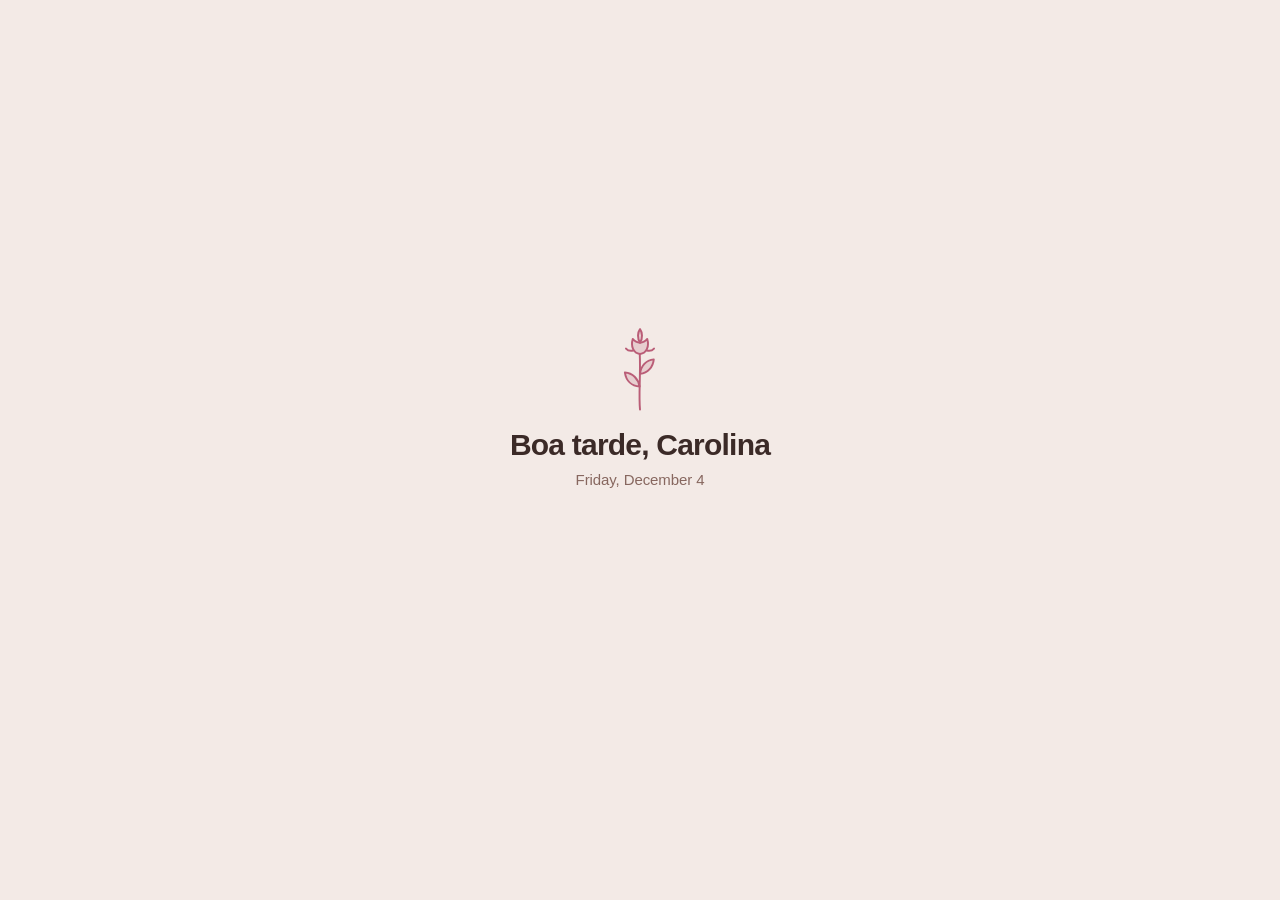
<file: index.html>
<!DOCTYPE html>
<html lang="en">
<head>
<meta charset="utf-8">
<meta name="viewport" content="width=device-width, initial-scale=1, maximum-scale=1, viewport-fit=cover, user-scalable=no">
<title>Forte</title>
<meta name="description" content="Carolina's gym companion — the Forte program">
<meta name="theme-color" media="(prefers-color-scheme: light)" content="#F3EAE6">
<meta name="theme-color" media="(prefers-color-scheme: dark)" content="#1D1517">
<meta name="apple-mobile-web-app-capable" content="yes">
<meta name="mobile-web-app-capable" content="yes">
<meta name="apple-mobile-web-app-status-bar-style" content="black-translucent">
<meta name="apple-mobile-web-app-title" content="Forte">
<link rel="manifest" href="manifest.webmanifest">
<link rel="apple-touch-icon" href="icons/icon-180.png">
<link rel="icon" type="image/png" href="icons/icon-192.png">
<link rel="stylesheet" href="styles.css">
<script>
  // Set the pinned theme before first paint so there's no flash.
  try {
    var s = JSON.parse(localStorage.getItem('forte-state-v1'));
    var t = s && s.settings && s.settings.theme;
    if (t === 'light' || t === 'dark') document.documentElement.setAttribute('data-theme', t);
  } catch (e) {}
</script>
</head>
<body>
  <main id="app"></main>

  <script src="seed.js"></script>
  <script src="app.js"></script>
  <script>
    if ('serviceWorker' in navigator) {
      window.addEventListener('load', () =>
        navigator.serviceWorker.register('sw.js', { updateViaCache: 'none' }));
    }
  </script>
</body>
</html>
</file>
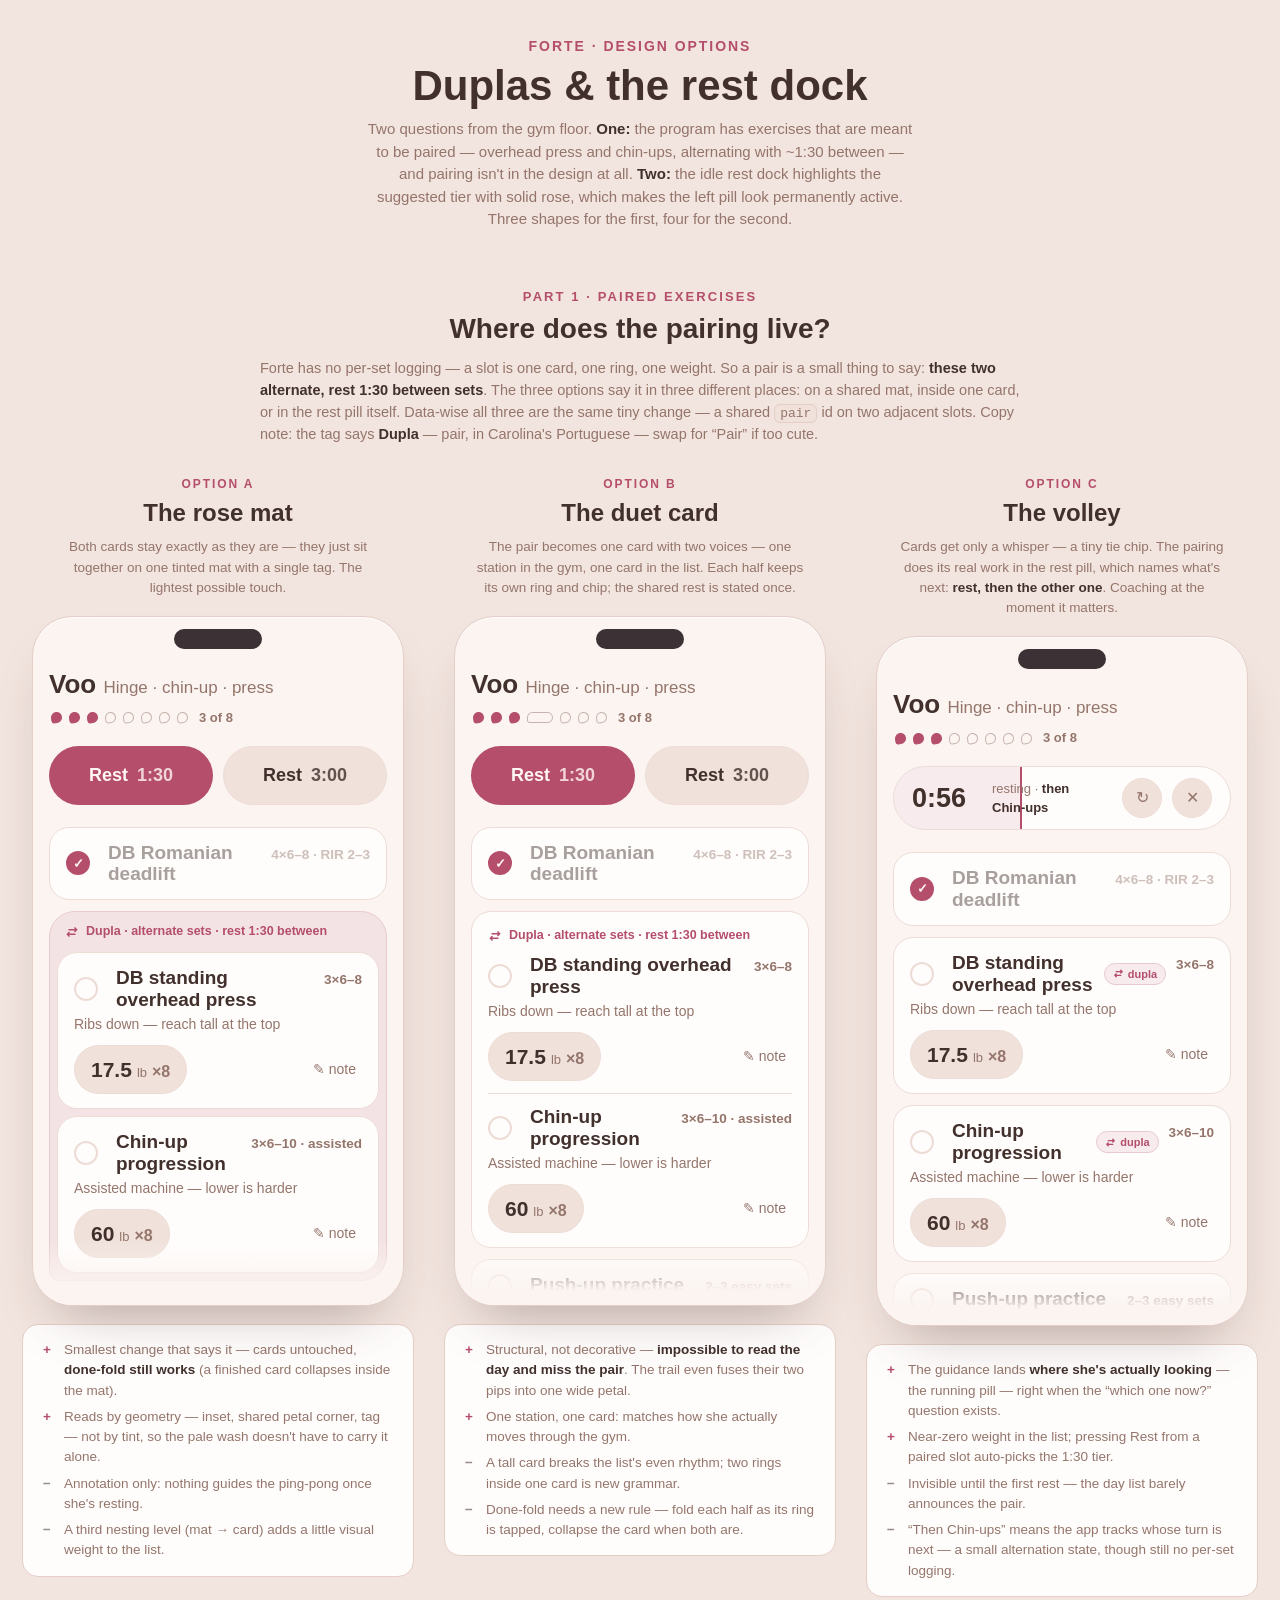
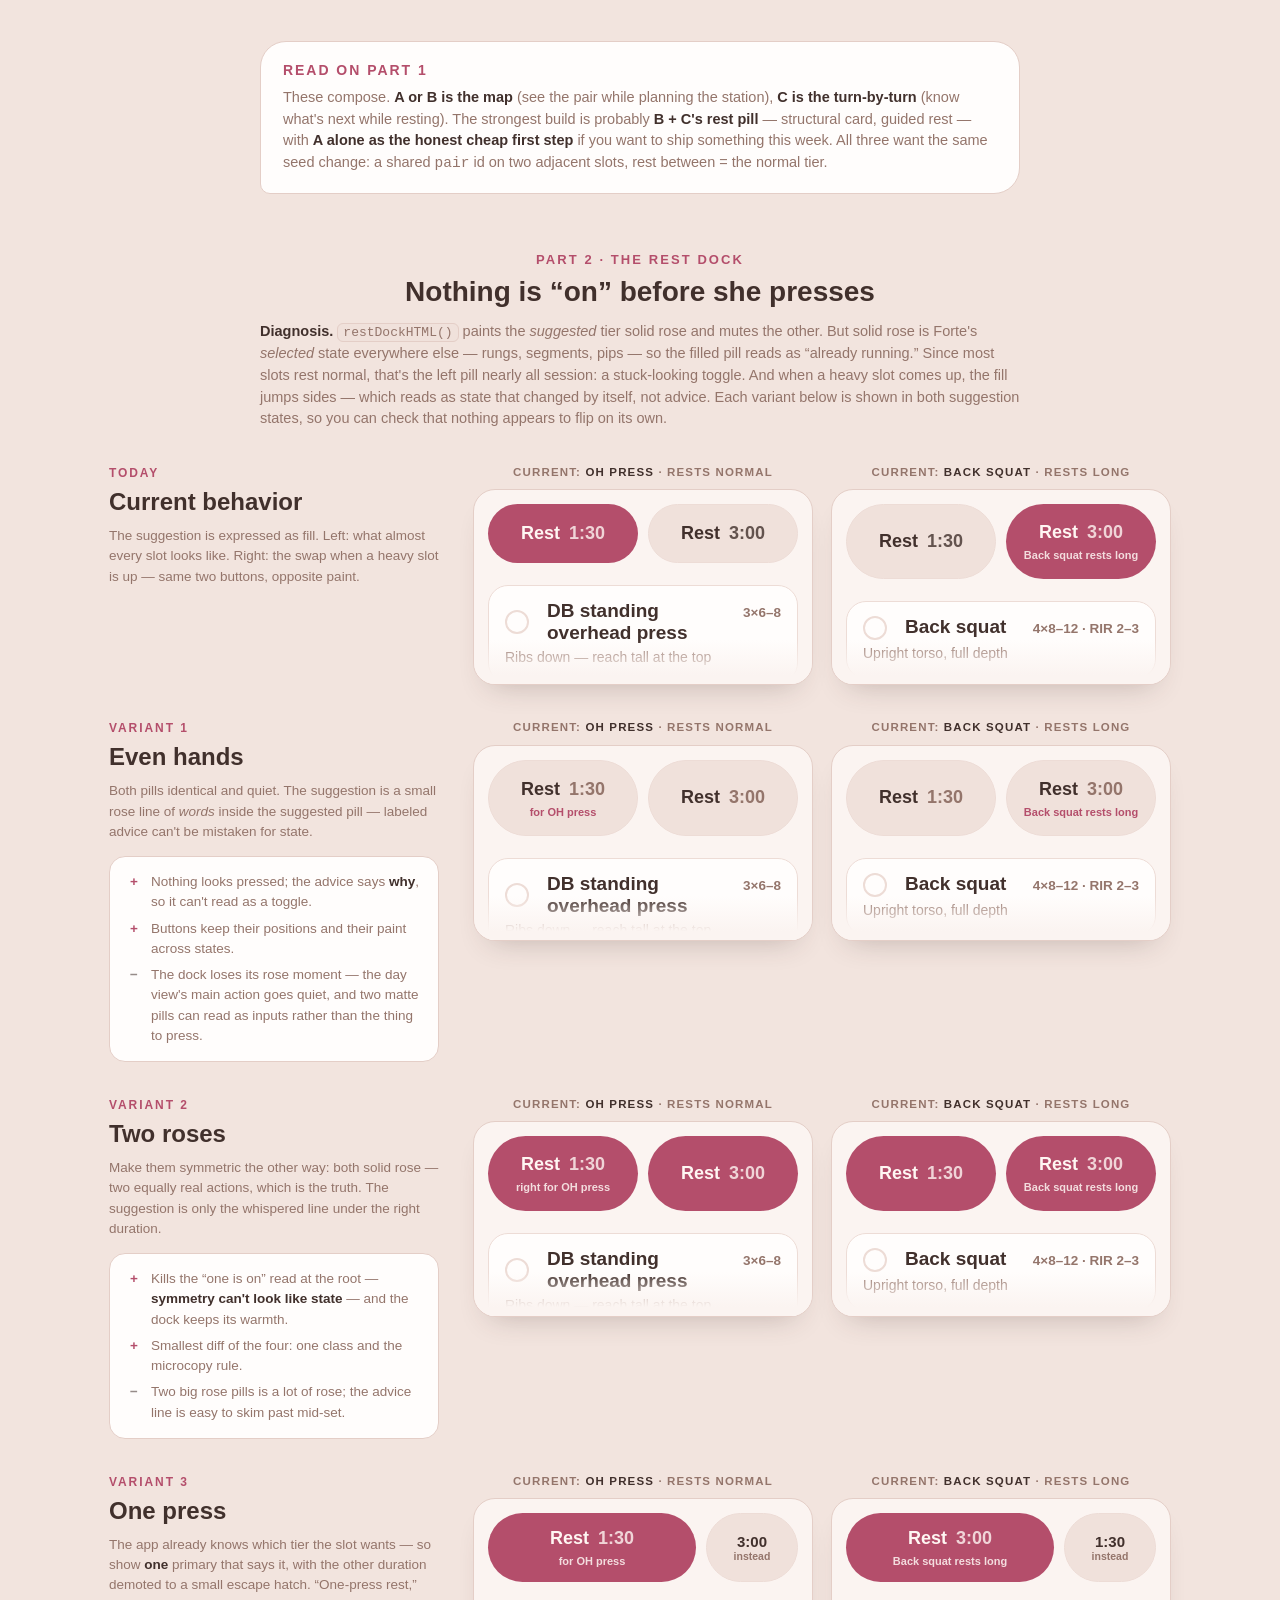
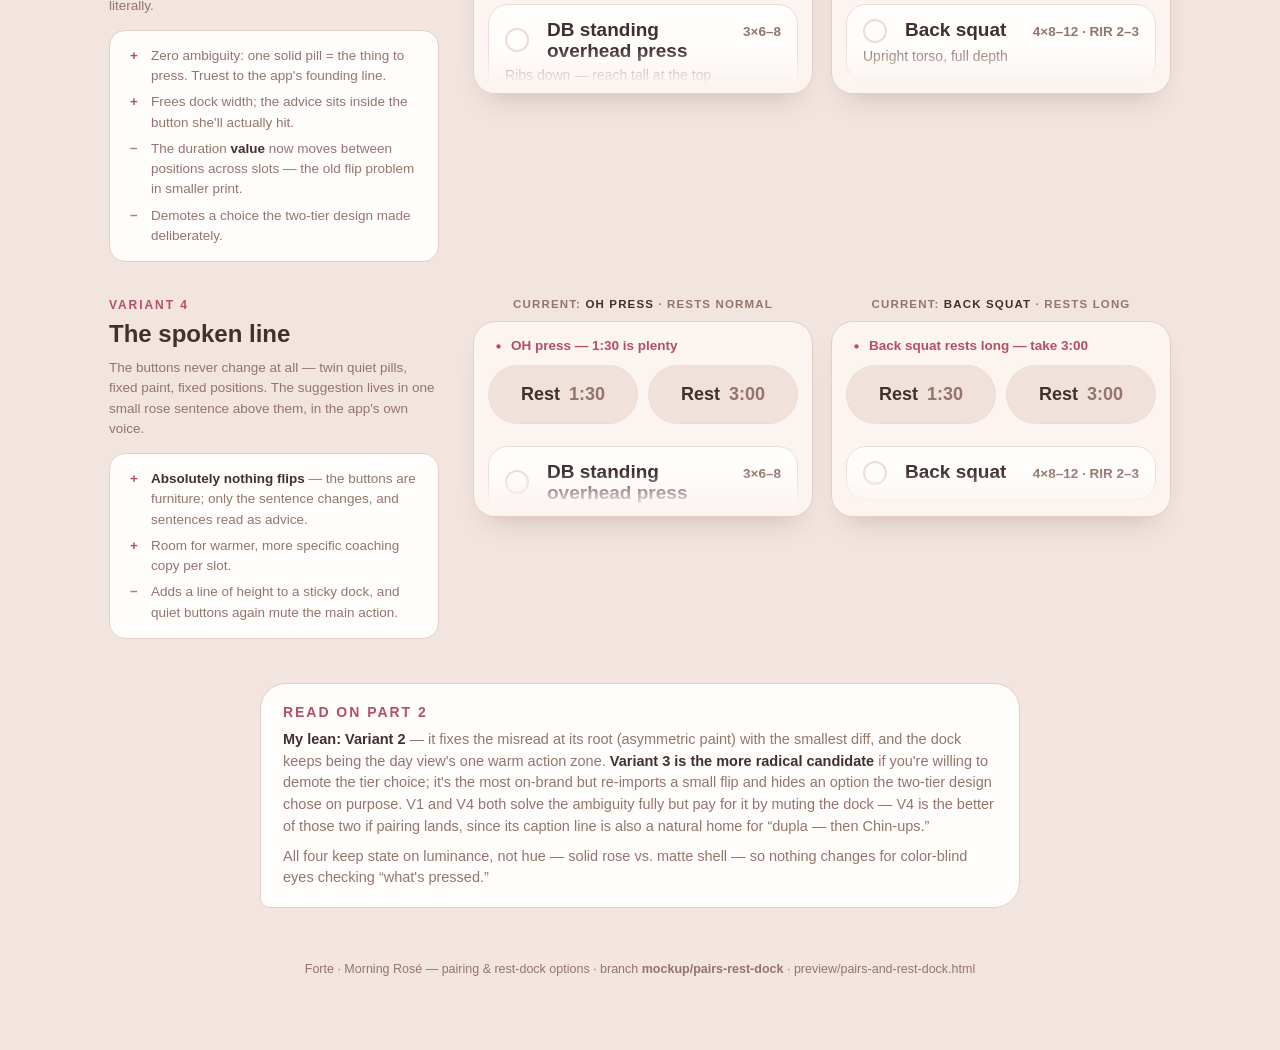
<file: preview/pairs-and-rest-dock.html>
<!DOCTYPE html>
<html lang="en">
<head>
<meta charset="utf-8">
<meta name="viewport" content="width=device-width, initial-scale=1">
<title>Forte — Duplas &amp; the Rest Dock</title>
<style>
/* Forte design-options page — Morning Rosé, committed light look.
   Phones render the real app tokens; page chrome is a warmer paper. */

*{box-sizing:border-box;margin:0;padding:0}

:root{
  /* app tokens (light Morning Rosé, verbatim from styles.css) */
  --bg:#FBF4F1; --surface:#F4E7E2; --card:#FFFDFC; --raised:#F0E1DB;
  --line:#EDDCD6; --ink:#41302C; --dim:#94756B;
  --rose:#B44E6B; --rose-wash:rgba(180,78,107,0.10); --on-rose:#FFF6F3;
  /* page chrome */
  --paper:#F2E4DE; --paper-line:#E4CEC7;
  --display:ui-rounded,'SF Pro Rounded','Arial Rounded MT Bold',-apple-system,sans-serif;
  --body:-apple-system,BlinkMacSystemFont,'Segoe UI',Roboto,sans-serif;
  --radius:20px;
  --petal:26px 26px 26px 10px;
}

html{background:var(--paper)}
body{
  background:var(--paper); color:var(--ink); font-family:var(--body);
  font-size:16px; line-height:1.5; min-height:100vh;
  padding:36px 20px 72px; overflow-x:hidden;
}

.wrap{max-width:1360px;margin:0 auto}

.masthead{text-align:center;margin-bottom:10px}
.eyebrow{
  font-family:var(--display);font-weight:700;font-size:14px;
  letter-spacing:.14em;text-transform:uppercase;color:var(--rose);
}
h1{font-family:var(--display);font-weight:700;font-size:clamp(30px,4.5vw,42px);line-height:1.08;margin:6px 0 10px}
.sub{color:var(--dim);font-size:15px;max-width:66ch;margin:0 auto}
.sub b{color:var(--ink);font-weight:600}

.sect{margin-top:56px}
.sect-head{max-width:760px;margin:0 auto 8px;text-align:center}
.sect-eye{
  font-family:var(--display);font-weight:700;font-size:13px;
  letter-spacing:.16em;text-transform:uppercase;color:var(--rose);
}
.sect-name{font-family:var(--display);font-weight:700;font-size:28px;margin-top:2px}
.sect-why{color:var(--dim);font-size:14.5px;margin:8px auto 0;text-align:left}
.sect-why b{color:var(--ink);font-weight:600}
.sect-why code{
  font-size:13px;background:var(--raised);border:1px solid var(--paper-line);
  border-radius:6px;padding:1px 5px;
}

/* ---- option panels (part 1: three columns) ---- */
.options{display:flex;flex-wrap:wrap;gap:40px 30px;justify-content:center;align-items:flex-start;margin-top:30px}
.option{flex:0 1 392px;min-width:0;display:flex;flex-direction:column}
.opt-eye{font-family:var(--display);font-weight:700;font-size:12px;letter-spacing:.16em;text-transform:uppercase;color:var(--rose);text-align:center}
.opt-name{font-family:var(--display);font-weight:700;font-size:24px;text-align:center;margin-top:2px}
.opt-why{color:var(--dim);font-size:13.5px;max-width:44ch;margin:6px auto 0;text-align:center}
.opt-why b{color:var(--ink);font-weight:600}

/* ---- notes card (+ / −) ---- */
.notes{
  background:var(--card);border:1px solid var(--paper-line);border-radius:16px;
  padding:12px 16px;margin:18px auto 0;max-width:392px;width:100%;
  font-size:13.5px;color:var(--dim);
}
.notes div{display:flex;gap:9px;padding:3px 0;align-items:baseline}
.notes i{
  flex:none;font-style:normal;font-family:var(--display);font-weight:700;
  width:16px;text-align:center;
}
.notes .p i{color:var(--rose)}
.notes .m i{color:var(--ink);opacity:.55}
.notes b{color:var(--ink);font-weight:600}

/* ---- phone frame (light, as the app is) ---- */
.phone{
  width:372px;max-width:94vw;height:690px;margin:18px auto 0;
  background:var(--bg);border:1px solid var(--paper-line);border-radius:40px;
  position:relative;overflow:hidden;
  box-shadow:0 30px 55px -28px rgba(65,48,44,.38), 0 1px 0 rgba(255,255,255,.85) inset;
}
.island{
  position:absolute;top:12px;left:50%;transform:translateX(-50%);
  width:88px;height:20px;background:#2C2124;border-radius:11px;z-index:6;opacity:.92;
}
.scr{position:absolute;inset:0;padding:48px 16px 0;overflow:hidden}
.phone::after{ /* bottom fade — the list continues */
  content:'';position:absolute;left:0;right:0;bottom:0;height:64px;
  background:linear-gradient(180deg,rgba(251,244,241,0),var(--bg) 78%);
  pointer-events:none;
}

/* ================================================================
   App styles, copied from styles.css (only what the frames need)
   ================================================================ */

button{font:inherit;color:inherit;background:none;border:none;cursor:pointer}

.dayhead{margin-bottom:4px;position:relative}
.dayhead-name{font-family:var(--display);font-weight:700;font-size:26px}
.dayhead-sub{color:var(--dim);font-size:17px;font-weight:500;font-family:var(--body)}

.trail{display:flex;align-items:center;gap:7px;margin:0 2px 10px}
.pip{
  width:11px;height:11px;flex:none;border-radius:50% 50% 50% 22%;
  transform:rotate(-8deg);border:1.8px solid var(--dim);opacity:.5;
}
.pip.on{background:var(--rose);border-color:var(--rose);opacity:1}
.trail-count{font-family:var(--display);font-weight:700;font-size:13px;color:var(--dim);margin-left:4px}

.restdock{padding:8px 0 10px;margin:0 0 12px}
.rest-idle{display:grid;grid-template-columns:1fr 1fr;gap:10px}
.restbtn{
  background:var(--rose);color:var(--on-rose);border-radius:999px;padding:15px 10px;
  font-family:var(--display);font-weight:700;font-size:18px;text-align:center;
}
.restbtn span{font-variant-numeric:tabular-nums;opacity:.8;margin-left:4px}
.restbtn.heavy{background:var(--raised);color:var(--ink);border:1px solid var(--line)}
.restbtn .rest-for{
  display:block;font-family:var(--body);font-weight:600;
  font-size:11px;opacity:.85;margin:1px 0 0;
}

.rest-running{
  position:relative;overflow:hidden;background:var(--card);
  border:1px solid var(--line);border-radius:999px;padding:11px 18px;
}
.rest-fill{
  position:absolute;top:0;bottom:0;left:0;
  background:var(--rose-wash);border-right:2px solid var(--rose);
}
.rest-row{position:relative;display:flex;align-items:center;gap:10px}
.rest-time{font-family:var(--display);font-weight:700;font-size:27px;font-variant-numeric:tabular-nums;min-width:70px}
.rest-label{color:var(--dim);font-size:13px;flex:1}
.rest-label b{color:var(--ink);font-weight:600}
.rest-mini{
  width:40px;height:40px;border-radius:999px;background:var(--raised);
  border:1px solid var(--line);font-size:16px;color:var(--dim);flex:none;
  display:grid;place-items:center;
}

.slots{display:grid;gap:11px;grid-template-columns:minmax(0,1fr)}
.slot{background:var(--card);border:1px solid var(--line);border-radius:var(--radius);padding:14px 16px}
.slot-head{display:flex;align-items:baseline;gap:10px}
.slot-name{font-family:var(--display);font-weight:700;font-size:19px;line-height:1.15}
.slot-target{
  font-family:var(--display);font-weight:700;font-size:13.5px;color:var(--dim);
  white-space:nowrap;margin-left:auto;font-variant-numeric:tabular-nums;
}
.slot-cue{color:var(--dim);font-size:14px;margin-top:3px}

.ring{width:40px;height:40px;flex:none;position:relative;align-self:center;margin:-8px 0 -8px -8px;padding:0}
.ring::before{content:'';position:absolute;inset:8px;border-radius:50%;border:2px solid var(--line)}
.slot.done .ring::before{background:var(--rose);border-color:var(--rose)}
.slot.done .ring::after{
  content:'✓';position:absolute;inset:8px;display:grid;place-items:center;
  color:var(--on-rose);font-size:13px;font-weight:700;
}
.slot.done .slot-name,.slot.done .slot-target{opacity:.45}

.slot-foot{display:flex;align-items:center;gap:10px;margin-top:10px}
.chip{
  display:inline-flex;align-items:baseline;gap:5px;background:var(--raised);
  border:1px solid var(--line);border-radius:999px;padding:8px 16px;
}
.chip-num{font-family:var(--display);font-weight:700;font-size:21px;font-variant-numeric:tabular-nums}
.chip-unit{color:var(--dim);font-size:13px}
.chip-reps{font-family:var(--display);font-weight:700;font-size:16px;color:var(--dim);font-variant-numeric:tabular-nums}
.notebtn{margin-left:auto;color:var(--dim);font-size:14px;padding:8px 6px}

/* ================================================================
   Part 1 — pairing proposals
   ================================================================ */

/* Option A · the rose mat: two untouched cards on one tinted mat.
   Reads by geometry (inset, shared corners, tag) — never by tint alone. */
.pairmat{
  background:var(--rose-wash);border:1px solid #E9CBCD;
  border-radius:var(--petal);padding:7px;display:grid;gap:7px;
}
.pairtag{
  display:flex;align-items:center;gap:7px;padding:3px 8px 4px;
  font-family:var(--display);font-weight:700;font-size:12.5px;color:var(--rose);
}
.pairtag svg{width:14px;height:14px;flex:none}

/* Option B · the duet card: one card, two voices */
.duet-eye{
  display:flex;align-items:center;gap:7px;
  font-family:var(--display);font-weight:700;font-size:12.5px;color:var(--rose);
  margin-bottom:9px;
}
.duet-eye svg{width:14px;height:14px;flex:none}
.duet-row + .duet-row{border-top:1px solid var(--line);margin-top:12px;padding-top:12px}
.pip.fused{width:26px;border-radius:9px 9px 9px 4px;transform:none}

/* Option C · the volley: a whisper on the cards, the coach in the pill */
.tiechip{
  display:inline-flex;align-items:center;gap:4px;align-self:center;
  font-family:var(--display);font-weight:700;font-size:11px;color:var(--rose);
  background:var(--rose-wash);border:1px solid #E9CBCD;border-radius:999px;
  padding:2px 8px;white-space:nowrap;
}
.tiechip svg{width:11px;height:11px}

/* ================================================================
   Part 2 — rest-dock variants
   ================================================================ */

.vrow{
  display:flex;flex-wrap:wrap;gap:22px 34px;justify-content:center;
  align-items:flex-start;margin-top:34px;
}
.vinfo{flex:0 1 330px;min-width:280px}
.vinfo .opt-eye,.vinfo .opt-name{text-align:left}
.vinfo .opt-why{margin:6px 0 0;max-width:none;text-align:left}
.vinfo .notes{margin:14px 0 0;max-width:none}
.strips{display:flex;flex-wrap:wrap;gap:18px;justify-content:center}
.strip-col{display:flex;flex-direction:column;align-items:center}
.statecap{
  font-family:var(--display);font-weight:700;font-size:11.5px;letter-spacing:.1em;
  text-transform:uppercase;color:var(--dim);margin-bottom:8px;
}
.statecap b{color:var(--ink)}
.strip{
  width:340px;max-width:92vw;height:196px;background:var(--bg);
  border:1px solid var(--paper-line);border-radius:22px;
  padding:14px 14px 0;overflow:hidden;position:relative;
  box-shadow:0 16px 30px -18px rgba(65,48,44,.3);
}
.strip::after{
  content:'';position:absolute;left:0;right:0;bottom:0;height:44px;
  background:linear-gradient(180deg,rgba(251,244,241,0),var(--bg) 80%);
}
.strip .restdock{padding:0 0 10px}

/* V1 · even hands — twin quiet pills, the words carry the advice */
.restbtn.even{background:var(--raised);color:var(--ink);border:1px solid var(--line)}
.restbtn.even span{opacity:1;color:var(--dim)}
.restbtn.even .rest-for{color:var(--rose);opacity:1}

/* V2 · two roses — symmetric solids, advice as a whispered line */
.restbtn.solid2{background:var(--rose);color:var(--on-rose);border:none}

/* V3 · one press — a single primary that already knows the tier */
.onepress{display:grid;grid-template-columns:1fr 92px;gap:10px}
.op-main{
  background:var(--rose);color:var(--on-rose);border-radius:999px;padding:12px 10px;
  font-family:var(--display);font-weight:700;font-size:18px;text-align:center;
}
.op-main span{font-variant-numeric:tabular-nums;opacity:.8;margin-left:4px}
.op-main .rest-for{display:block;font-family:var(--body);font-weight:600;font-size:11px;opacity:.85;margin:1px 0 0}
.op-alt{
  background:var(--raised);border:1px solid var(--line);border-radius:999px;
  font-family:var(--display);font-weight:700;font-size:15px;color:var(--ink);
  display:grid;place-content:center;line-height:1.15;text-align:center;
}
.op-alt small{display:block;font-family:var(--body);font-weight:600;font-size:10.5px;color:var(--dim)}

/* V4 · the spoken line — buttons never change; a sentence carries it */
.v4cap{
  display:flex;align-items:center;gap:6px;margin:0 4px 8px;
  font-family:var(--display);font-weight:700;font-size:13.5px;color:var(--rose);
}
.v4cap svg{width:13px;height:13px;flex:none}

.reco{
  max-width:760px;margin:44px auto 0;background:var(--card);
  border:1px solid var(--paper-line);border-radius:var(--petal);
  padding:18px 22px;font-size:14.5px;color:var(--dim);
}
.reco b{color:var(--ink);font-weight:600}
.reco .eyebrow{display:block;margin-bottom:6px}
.reco p + p{margin-top:8px}

.foot{color:var(--dim);font-size:12.5px;text-align:center;margin-top:52px}
</style>
</head>
<body>
<div class="wrap">

<div class="masthead">
  <div class="eyebrow">Forte · design options</div>
  <h1>Duplas &amp; the rest dock</h1>
  <p class="sub">Two questions from the gym floor. <b>One:</b> the program has exercises that are meant to be
  paired — overhead press and chin-ups, alternating with ~1:30 between — and pairing isn't in the design at all.
  <b>Two:</b> the idle rest dock highlights the suggested tier with solid rose, which makes the left pill look
  permanently active. Three shapes for the first, four for the second.</p>
</div>

<!-- ============================================================ -->
<!-- PART 1 · PAIRED EXERCISES                                     -->
<!-- ============================================================ -->
<div class="sect">
  <div class="sect-head">
    <div class="sect-eye">Part 1 · Paired exercises</div>
    <div class="sect-name">Where does the pairing live?</div>
    <p class="sect-why">Forte has no per-set logging — a slot is one card, one ring, one weight. So a pair is a small
    thing to say: <b>these two alternate, rest 1:30 between sets</b>. The three options say it in three different
    places: on a shared mat, inside one card, or in the rest pill itself. Data-wise all three are the same tiny
    change — a shared <code>pair</code> id on two adjacent slots. Copy note: the tag says <b>Dupla</b> — pair,
    in Carolina's Portuguese — swap for “Pair” if too cute.</p>
  </div>

  <div class="options">

    <!-- Option A · the rose mat -->
    <div class="option">
      <div class="opt-eye">Option A</div>
      <div class="opt-name">The rose mat</div>
      <p class="opt-why">Both cards stay exactly as they are — they just sit together on one tinted mat with a single
      tag. The lightest possible touch.</p>
      <div class="phone"><div class="island"></div><div class="scr">
        <div class="dayhead"><div class="dayhead-name">Voo <span class="dayhead-sub">Hinge · chin-up · press</span></div></div>
        <div class="trail">
          <div class="pip on"></div><div class="pip on"></div><div class="pip on"></div>
          <div class="pip"></div><div class="pip"></div><div class="pip"></div><div class="pip"></div><div class="pip"></div>
          <span class="trail-count">3 of 8</span>
        </div>
        <div class="restdock"><div class="rest-idle">
          <button class="restbtn">Rest <span>1:30</span></button>
          <button class="restbtn heavy">Rest <span>3:00</span></button>
        </div></div>
        <div class="slots">
          <div class="slot done">
            <div class="slot-head">
              <button class="ring"></button>
              <div class="slot-name">DB Romanian deadlift</div>
              <div class="slot-target">4×6–8 · RIR 2–3</div>
            </div>
          </div>
          <div class="pairmat">
            <div class="pairtag">
              <svg viewBox="0 0 24 24" fill="none" stroke="currentColor" stroke-width="2.6" stroke-linecap="round"><path d="M7 8h13m0 0-3-3m3 3-3 3M17 16H4m0 0 3-3m-3 3 3 3"/></svg>
              Dupla · alternate sets · rest 1:30 between
            </div>
            <div class="slot">
              <div class="slot-head">
                <button class="ring"></button>
                <div class="slot-name">DB standing overhead press</div>
                <div class="slot-target">3×6–8</div>
              </div>
              <div class="slot-cue">Ribs down — reach tall at the top</div>
              <div class="slot-foot">
                <span class="chip"><span class="chip-num">17.5</span><span class="chip-unit">lb</span><span class="chip-reps">×8</span></span>
                <button class="notebtn">✎ note</button>
              </div>
            </div>
            <div class="slot">
              <div class="slot-head">
                <button class="ring"></button>
                <div class="slot-name">Chin-up progression</div>
                <div class="slot-target">3×6–10 · assisted</div>
              </div>
              <div class="slot-cue">Assisted machine — lower is harder</div>
              <div class="slot-foot">
                <span class="chip"><span class="chip-num">60</span><span class="chip-unit">lb</span><span class="chip-reps">×8</span></span>
                <button class="notebtn">✎ note</button>
              </div>
            </div>
          </div>
          <div class="slot">
            <div class="slot-head">
              <button class="ring"></button>
              <div class="slot-name">Push-up practice</div>
              <div class="slot-target">2–3 easy sets</div>
            </div>
            <div class="slot-cue">Slightly easier version than Terra — crisp reps</div>
          </div>
        </div>
      </div></div>
      <div class="notes">
        <div class="p"><i>+</i><span>Smallest change that says it — cards untouched, <b>done-fold still works</b> (a finished card collapses inside the mat).</span></div>
        <div class="p"><i>+</i><span>Reads by geometry — inset, shared petal corner, tag — not by tint, so the pale wash doesn't have to carry it alone.</span></div>
        <div class="m"><i>−</i><span>Annotation only: nothing guides the ping-pong once she's resting.</span></div>
        <div class="m"><i>−</i><span>A third nesting level (mat → card) adds a little visual weight to the list.</span></div>
      </div>
    </div>

    <!-- Option B · the duet card -->
    <div class="option">
      <div class="opt-eye">Option B</div>
      <div class="opt-name">The duet card</div>
      <p class="opt-why">The pair becomes one card with two voices — one station in the gym, one card in the list.
      Each half keeps its own ring and chip; the shared rest is stated once.</p>
      <div class="phone"><div class="island"></div><div class="scr">
        <div class="dayhead"><div class="dayhead-name">Voo <span class="dayhead-sub">Hinge · chin-up · press</span></div></div>
        <div class="trail">
          <div class="pip on"></div><div class="pip on"></div><div class="pip on"></div>
          <div class="pip fused"></div><div class="pip"></div><div class="pip"></div><div class="pip"></div>
          <span class="trail-count">3 of 8</span>
        </div>
        <div class="restdock"><div class="rest-idle">
          <button class="restbtn">Rest <span>1:30</span></button>
          <button class="restbtn heavy">Rest <span>3:00</span></button>
        </div></div>
        <div class="slots">
          <div class="slot done">
            <div class="slot-head">
              <button class="ring"></button>
              <div class="slot-name">DB Romanian deadlift</div>
              <div class="slot-target">4×6–8 · RIR 2–3</div>
            </div>
          </div>
          <div class="slot">
            <div class="duet-eye">
              <svg viewBox="0 0 24 24" fill="none" stroke="currentColor" stroke-width="2.6" stroke-linecap="round"><path d="M7 8h13m0 0-3-3m3 3-3 3M17 16H4m0 0 3-3m-3 3 3 3"/></svg>
              Dupla · alternate sets · rest 1:30 between
            </div>
            <div class="duet-row">
              <div class="slot-head">
                <button class="ring"></button>
                <div class="slot-name">DB standing overhead press</div>
                <div class="slot-target">3×6–8</div>
              </div>
              <div class="slot-cue">Ribs down — reach tall at the top</div>
              <div class="slot-foot">
                <span class="chip"><span class="chip-num">17.5</span><span class="chip-unit">lb</span><span class="chip-reps">×8</span></span>
                <button class="notebtn">✎ note</button>
              </div>
            </div>
            <div class="duet-row">
              <div class="slot-head">
                <button class="ring"></button>
                <div class="slot-name">Chin-up progression</div>
                <div class="slot-target">3×6–10 · assisted</div>
              </div>
              <div class="slot-cue">Assisted machine — lower is harder</div>
              <div class="slot-foot">
                <span class="chip"><span class="chip-num">60</span><span class="chip-unit">lb</span><span class="chip-reps">×8</span></span>
                <button class="notebtn">✎ note</button>
              </div>
            </div>
          </div>
          <div class="slot">
            <div class="slot-head">
              <button class="ring"></button>
              <div class="slot-name">Push-up practice</div>
              <div class="slot-target">2–3 easy sets</div>
            </div>
          </div>
        </div>
      </div></div>
      <div class="notes">
        <div class="p"><i>+</i><span>Structural, not decorative — <b>impossible to read the day and miss the pair</b>. The trail even fuses their two pips into one wide petal.</span></div>
        <div class="p"><i>+</i><span>One station, one card: matches how she actually moves through the gym.</span></div>
        <div class="m"><i>−</i><span>A tall card breaks the list's even rhythm; two rings inside one card is new grammar.</span></div>
        <div class="m"><i>−</i><span>Done-fold needs a new rule — fold each half as its ring is tapped, collapse the card when both are.</span></div>
      </div>
    </div>

    <!-- Option C · the volley -->
    <div class="option">
      <div class="opt-eye">Option C</div>
      <div class="opt-name">The volley</div>
      <p class="opt-why">Cards get only a whisper — a tiny tie chip. The pairing does its real work in the rest pill,
      which names what's next: <b>rest, then the other one</b>. Coaching at the moment it matters.</p>
      <div class="phone"><div class="island"></div><div class="scr">
        <div class="dayhead"><div class="dayhead-name">Voo <span class="dayhead-sub">Hinge · chin-up · press</span></div></div>
        <div class="trail">
          <div class="pip on"></div><div class="pip on"></div><div class="pip on"></div>
          <div class="pip"></div><div class="pip"></div><div class="pip"></div><div class="pip"></div><div class="pip"></div>
          <span class="trail-count">3 of 8</span>
        </div>
        <div class="restdock">
          <div class="rest-running">
            <div class="rest-fill" style="width:38%"></div>
            <div class="rest-row">
              <div class="rest-time">0:56</div>
              <span class="rest-label">resting · <b>then Chin&#8209;ups</b></span>
              <button class="rest-mini">↻</button>
              <button class="rest-mini">✕</button>
            </div>
          </div>
        </div>
        <div class="slots">
          <div class="slot done">
            <div class="slot-head">
              <button class="ring"></button>
              <div class="slot-name">DB Romanian deadlift</div>
              <div class="slot-target">4×6–8 · RIR 2–3</div>
            </div>
          </div>
          <div class="slot">
            <div class="slot-head">
              <button class="ring"></button>
              <div class="slot-name">DB standing overhead press</div>
              <span class="tiechip"><svg viewBox="0 0 24 24" fill="none" stroke="currentColor" stroke-width="3" stroke-linecap="round"><path d="M7 8h13m0 0-3-3m3 3-3 3M17 16H4m0 0 3-3m-3 3 3 3"/></svg>dupla</span>
              <div class="slot-target">3×6–8</div>
            </div>
            <div class="slot-cue">Ribs down — reach tall at the top</div>
            <div class="slot-foot">
              <span class="chip"><span class="chip-num">17.5</span><span class="chip-unit">lb</span><span class="chip-reps">×8</span></span>
              <button class="notebtn">✎ note</button>
            </div>
          </div>
          <div class="slot">
            <div class="slot-head">
              <button class="ring"></button>
              <div class="slot-name">Chin-up progression</div>
              <span class="tiechip"><svg viewBox="0 0 24 24" fill="none" stroke="currentColor" stroke-width="3" stroke-linecap="round"><path d="M7 8h13m0 0-3-3m3 3-3 3M17 16H4m0 0 3-3m-3 3 3 3"/></svg>dupla</span>
              <div class="slot-target">3×6–10</div>
            </div>
            <div class="slot-cue">Assisted machine — lower is harder</div>
            <div class="slot-foot">
              <span class="chip"><span class="chip-num">60</span><span class="chip-unit">lb</span><span class="chip-reps">×8</span></span>
              <button class="notebtn">✎ note</button>
            </div>
          </div>
          <div class="slot">
            <div class="slot-head">
              <button class="ring"></button>
              <div class="slot-name">Push-up practice</div>
              <div class="slot-target">2–3 easy sets</div>
            </div>
          </div>
        </div>
      </div></div>
      <div class="notes">
        <div class="p"><i>+</i><span>The guidance lands <b>where she's actually looking</b> — the running pill — right when the “which one now?” question exists.</span></div>
        <div class="p"><i>+</i><span>Near-zero weight in the list; pressing Rest from a paired slot auto-picks the 1:30 tier.</span></div>
        <div class="m"><i>−</i><span>Invisible until the first rest — the day list barely announces the pair.</span></div>
        <div class="m"><i>−</i><span>“Then Chin-ups” means the app tracks whose turn is next — a small alternation state, though still no per-set logging.</span></div>
      </div>
    </div>

  </div>

  <div class="reco">
    <span class="eyebrow">Read on part 1</span>
    <p>These compose. <b>A or B is the map</b> (see the pair while planning the station), <b>C is the turn-by-turn</b>
    (know what's next while resting). The strongest build is probably <b>B + C's rest pill</b> — structural card, guided
    rest — with <b>A alone as the honest cheap first step</b> if you want to ship something this week. All three want the
    same seed change: a shared <code>pair</code> id on two adjacent slots, rest between = the normal tier.</p>
  </div>
</div>

<!-- ============================================================ -->
<!-- PART 2 · REST DOCK                                            -->
<!-- ============================================================ -->
<div class="sect">
  <div class="sect-head">
    <div class="sect-eye">Part 2 · The rest dock</div>
    <div class="sect-name">Nothing is “on” before she presses</div>
    <p class="sect-why"><b>Diagnosis.</b> <code>restDockHTML()</code> paints the <i>suggested</i> tier solid rose and
    mutes the other. But solid rose is Forte's <i>selected</i> state everywhere else — rungs, segments, pips — so the
    filled pill reads as “already running.” Since most slots rest normal, that's the left pill nearly all session: a
    stuck-looking toggle. And when a heavy slot comes up, the fill jumps sides — which reads as state that changed by
    itself, not advice. Each variant below is shown in both suggestion states, so you can check that nothing appears to
    flip on its own.</p>
  </div>

  <!-- current -->
  <div class="vrow">
    <div class="vinfo">
      <div class="opt-eye">Today</div>
      <div class="opt-name">Current behavior</div>
      <p class="opt-why">The suggestion is expressed as fill. Left: what almost every slot looks like. Right: the swap
      when a heavy slot is up — same two buttons, opposite paint.</p>
    </div>
    <div class="strips">
      <div class="strip-col">
        <div class="statecap">current: <b>OH press</b> · rests normal</div>
        <div class="strip">
          <div class="restdock"><div class="rest-idle">
            <button class="restbtn">Rest <span>1:30</span></button>
            <button class="restbtn heavy">Rest <span>3:00</span></button>
          </div></div>
          <div class="slot">
            <div class="slot-head">
              <button class="ring"></button>
              <div class="slot-name">DB standing overhead press</div>
              <div class="slot-target">3×6–8</div>
            </div>
            <div class="slot-cue">Ribs down — reach tall at the top</div>
          </div>
        </div>
      </div>
      <div class="strip-col">
        <div class="statecap">current: <b>Back squat</b> · rests long</div>
        <div class="strip">
          <div class="restdock"><div class="rest-idle">
            <button class="restbtn heavy">Rest <span>1:30</span></button>
            <button class="restbtn">Rest <span>3:00</span><span class="rest-for">Back squat rests long</span></button>
          </div></div>
          <div class="slot">
            <div class="slot-head">
              <button class="ring"></button>
              <div class="slot-name">Back squat</div>
              <div class="slot-target">4×8–12 · RIR 2–3</div>
            </div>
            <div class="slot-cue">Upright torso, full depth</div>
          </div>
        </div>
      </div>
    </div>
  </div>

  <!-- V1 -->
  <div class="vrow">
    <div class="vinfo">
      <div class="opt-eye">Variant 1</div>
      <div class="opt-name">Even hands</div>
      <p class="opt-why">Both pills identical and quiet. The suggestion is a small rose line of <i>words</i> inside the
      suggested pill — labeled advice can't be mistaken for state.</p>
      <div class="notes">
        <div class="p"><i>+</i><span>Nothing looks pressed; the advice says <b>why</b>, so it can't read as a toggle.</span></div>
        <div class="p"><i>+</i><span>Buttons keep their positions and their paint across states.</span></div>
        <div class="m"><i>−</i><span>The dock loses its rose moment — the day view's main action goes quiet, and two matte pills can read as inputs rather than the thing to press.</span></div>
      </div>
    </div>
    <div class="strips">
      <div class="strip-col">
        <div class="statecap">current: <b>OH press</b> · rests normal</div>
        <div class="strip">
          <div class="restdock"><div class="rest-idle">
            <button class="restbtn even">Rest <span>1:30</span><span class="rest-for">for OH press</span></button>
            <button class="restbtn even">Rest <span>3:00</span></button>
          </div></div>
          <div class="slot">
            <div class="slot-head">
              <button class="ring"></button>
              <div class="slot-name">DB standing overhead press</div>
              <div class="slot-target">3×6–8</div>
            </div>
            <div class="slot-cue">Ribs down — reach tall at the top</div>
          </div>
        </div>
      </div>
      <div class="strip-col">
        <div class="statecap">current: <b>Back squat</b> · rests long</div>
        <div class="strip">
          <div class="restdock"><div class="rest-idle">
            <button class="restbtn even">Rest <span>1:30</span></button>
            <button class="restbtn even">Rest <span>3:00</span><span class="rest-for">Back squat rests long</span></button>
          </div></div>
          <div class="slot">
            <div class="slot-head">
              <button class="ring"></button>
              <div class="slot-name">Back squat</div>
              <div class="slot-target">4×8–12 · RIR 2–3</div>
            </div>
            <div class="slot-cue">Upright torso, full depth</div>
          </div>
        </div>
      </div>
    </div>
  </div>

  <!-- V2 -->
  <div class="vrow">
    <div class="vinfo">
      <div class="opt-eye">Variant 2</div>
      <div class="opt-name">Two roses</div>
      <p class="opt-why">Make them symmetric the other way: both solid rose — two equally real actions, which is the
      truth. The suggestion is only the whispered line under the right duration.</p>
      <div class="notes">
        <div class="p"><i>+</i><span>Kills the “one is on” read at the root — <b>symmetry can't look like state</b> — and the dock keeps its warmth.</span></div>
        <div class="p"><i>+</i><span>Smallest diff of the four: one class and the microcopy rule.</span></div>
        <div class="m"><i>−</i><span>Two big rose pills is a lot of rose; the advice line is easy to skim past mid-set.</span></div>
      </div>
    </div>
    <div class="strips">
      <div class="strip-col">
        <div class="statecap">current: <b>OH press</b> · rests normal</div>
        <div class="strip">
          <div class="restdock"><div class="rest-idle">
            <button class="restbtn solid2">Rest <span>1:30</span><span class="rest-for">right for OH press</span></button>
            <button class="restbtn solid2">Rest <span>3:00</span></button>
          </div></div>
          <div class="slot">
            <div class="slot-head">
              <button class="ring"></button>
              <div class="slot-name">DB standing overhead press</div>
              <div class="slot-target">3×6–8</div>
            </div>
            <div class="slot-cue">Ribs down — reach tall at the top</div>
          </div>
        </div>
      </div>
      <div class="strip-col">
        <div class="statecap">current: <b>Back squat</b> · rests long</div>
        <div class="strip">
          <div class="restdock"><div class="rest-idle">
            <button class="restbtn solid2">Rest <span>1:30</span></button>
            <button class="restbtn solid2">Rest <span>3:00</span><span class="rest-for">Back squat rests long</span></button>
          </div></div>
          <div class="slot">
            <div class="slot-head">
              <button class="ring"></button>
              <div class="slot-name">Back squat</div>
              <div class="slot-target">4×8–12 · RIR 2–3</div>
            </div>
            <div class="slot-cue">Upright torso, full depth</div>
          </div>
        </div>
      </div>
    </div>
  </div>

  <!-- V3 -->
  <div class="vrow">
    <div class="vinfo">
      <div class="opt-eye">Variant 3</div>
      <div class="opt-name">One press</div>
      <p class="opt-why">The app already knows which tier the slot wants — so show <b>one</b> primary that says it, with
      the other duration demoted to a small escape hatch. “One-press rest,” literally.</p>
      <div class="notes">
        <div class="p"><i>+</i><span>Zero ambiguity: one solid pill = the thing to press. Truest to the app's founding line.</span></div>
        <div class="p"><i>+</i><span>Frees dock width; the advice sits inside the button she'll actually hit.</span></div>
        <div class="m"><i>−</i><span>The duration <b>value</b> now moves between positions across slots — the old flip problem in smaller print.</span></div>
        <div class="m"><i>−</i><span>Demotes a choice the two-tier design made deliberately.</span></div>
      </div>
    </div>
    <div class="strips">
      <div class="strip-col">
        <div class="statecap">current: <b>OH press</b> · rests normal</div>
        <div class="strip">
          <div class="restdock"><div class="onepress">
            <button class="op-main">Rest <span>1:30</span><span class="rest-for">for OH press</span></button>
            <button class="op-alt">3:00<small>instead</small></button>
          </div></div>
          <div class="slot" style="margin-top:10px">
            <div class="slot-head">
              <button class="ring"></button>
              <div class="slot-name">DB standing overhead press</div>
              <div class="slot-target">3×6–8</div>
            </div>
            <div class="slot-cue">Ribs down — reach tall at the top</div>
          </div>
        </div>
      </div>
      <div class="strip-col">
        <div class="statecap">current: <b>Back squat</b> · rests long</div>
        <div class="strip">
          <div class="restdock"><div class="onepress">
            <button class="op-main">Rest <span>3:00</span><span class="rest-for">Back squat rests long</span></button>
            <button class="op-alt">1:30<small>instead</small></button>
          </div></div>
          <div class="slot" style="margin-top:10px">
            <div class="slot-head">
              <button class="ring"></button>
              <div class="slot-name">Back squat</div>
              <div class="slot-target">4×8–12 · RIR 2–3</div>
            </div>
            <div class="slot-cue">Upright torso, full depth</div>
          </div>
        </div>
      </div>
    </div>
  </div>

  <!-- V4 -->
  <div class="vrow">
    <div class="vinfo">
      <div class="opt-eye">Variant 4</div>
      <div class="opt-name">The spoken line</div>
      <p class="opt-why">The buttons never change at all — twin quiet pills, fixed paint, fixed positions. The
      suggestion lives in one small rose sentence above them, in the app's own voice.</p>
      <div class="notes">
        <div class="p"><i>+</i><span><b>Absolutely nothing flips</b> — the buttons are furniture; only the sentence changes, and sentences read as advice.</span></div>
        <div class="p"><i>+</i><span>Room for warmer, more specific coaching copy per slot.</span></div>
        <div class="m"><i>−</i><span>Adds a line of height to a sticky dock, and quiet buttons again mute the main action.</span></div>
      </div>
    </div>
    <div class="strips">
      <div class="strip-col">
        <div class="statecap">current: <b>OH press</b> · rests normal</div>
        <div class="strip">
          <div class="restdock">
            <div class="v4cap">
              <svg viewBox="0 0 24 24" fill="currentColor"><circle cx="12" cy="12" r="4"/></svg>
              OH press — 1:30 is plenty
            </div>
            <div class="rest-idle">
              <button class="restbtn even">Rest <span>1:30</span></button>
              <button class="restbtn even">Rest <span>3:00</span></button>
            </div>
          </div>
          <div class="slot">
            <div class="slot-head">
              <button class="ring"></button>
              <div class="slot-name">DB standing overhead press</div>
              <div class="slot-target">3×6–8</div>
            </div>
          </div>
        </div>
      </div>
      <div class="strip-col">
        <div class="statecap">current: <b>Back squat</b> · rests long</div>
        <div class="strip">
          <div class="restdock">
            <div class="v4cap">
              <svg viewBox="0 0 24 24" fill="currentColor"><circle cx="12" cy="12" r="4"/></svg>
              Back squat rests long — take 3:00
            </div>
            <div class="rest-idle">
              <button class="restbtn even">Rest <span>1:30</span></button>
              <button class="restbtn even">Rest <span>3:00</span></button>
            </div>
          </div>
          <div class="slot">
            <div class="slot-head">
              <button class="ring"></button>
              <div class="slot-name">Back squat</div>
              <div class="slot-target">4×8–12 · RIR 2–3</div>
            </div>
          </div>
        </div>
      </div>
    </div>
  </div>

  <div class="reco">
    <span class="eyebrow">Read on part 2</span>
    <p><b>My lean: Variant 2</b> — it fixes the misread at its root (asymmetric paint) with the smallest diff, and the
    dock keeps being the day view's one warm action zone. <b>Variant 3 is the more radical candidate</b> if you're
    willing to demote the tier choice; it's the most on-brand but re-imports a small flip and hides an option the
    two-tier design chose on purpose. V1 and V4 both solve the ambiguity fully but pay for it by muting the dock —
    V4 is the better of those two if pairing lands, since its caption line is also a natural home for “dupla —
    then Chin-ups.”</p>
    <p>All four keep state on luminance, not hue — solid rose vs. matte shell — so nothing changes for color-blind
    eyes checking “what's pressed.”</p>
  </div>
</div>

<p class="foot">Forte · Morning Rosé — pairing &amp; rest-dock options · branch <b>mockup/pairs-rest-dock</b> · preview/pairs-and-rest-dock.html</p>

</div>
</body>
</html>
</file>
<file: styles.css>
/* Forte — Morning Rosé, calmer. One gym surface, one-press rest.
   Warm shell, one deep rose. The system font carries the words; Barlow
   Condensed is kept for numbers only, so weights, reps and the rest clock
   read like an instrument. Borderless cards, one radius family.
   State always reads on luminance or shape, never hue alone. */

@font-face {
  font-family: 'Barlow Condensed';
  font-style: normal; font-weight: 500; font-display: swap;
  src: url('fonts/barlow-condensed-500.woff2') format('woff2');
}
@font-face {
  font-family: 'Barlow Condensed';
  font-style: normal; font-weight: 600; font-display: swap;
  src: url('fonts/barlow-condensed-600.woff2') format('woff2');
}

/* ---------- tokens ----------
   Base = light (the rosé identity); the evening twin follows. An explicit
   data-theme on <html> wins over the OS preference, both directions. */

:root, :root[data-theme="light"] {
  --bg: #F3EAE6;
  --glass: rgba(243, 234, 230, 0.86);
  --glass-clear: rgba(243, 234, 230, 0);
  --surface: #FFFFFF;          /* cards: crisp white on a blush ground */
  --inset: #F8EFEB;            /* panels inside cards */
  --fill: rgba(96, 44, 54, 0.06);     /* controls */
  --fill-2: rgba(96, 44, 54, 0.11);   /* pressed / selected */
  --sep: rgba(96, 44, 54, 0.1);
  --ink: #3B2A27;
  --dim: #87675F;
  --faint: #9C837C;           /* quietest UI stroke that holds 3:1 on a card */
  --rose: #B44E6B;
  --rose-ink: #A3415D;        /* rose as text */
  --rose-wash: rgba(180, 78, 107, 0.09);
  --rose-soft: rgba(180, 78, 107, 0.045);   /* a lift under way */
  --rose-line: rgba(180, 78, 107, 0.26);
  --on-rose: #FFF6F3;
  --danger: #B0563B;
  --card-shadow: 0 1px 2px rgba(96, 44, 54, 0.06), 0 0 0 0.5px rgba(96, 44, 54, 0.06);
  --seg-on: #FFFFFF;
  color-scheme: light;
}

/* Evening rosé: cocoa-plum field, a lighter rose that holds its
   luminance lift against the dark page. */
:root[data-theme="dark"] {
  --bg: #1D1517;
  --glass: rgba(29, 21, 23, 0.86);
  --glass-clear: rgba(29, 21, 23, 0);
  --surface: #2A1F22;
  --inset: #33272A;
  --fill: rgba(255, 228, 234, 0.07);
  --fill-2: rgba(255, 228, 234, 0.12);
  --sep: rgba(255, 228, 234, 0.08);
  --ink: #F5EAE7;
  --dim: #B49A96;
  --faint: #8E7579;
  --rose: #E08BA0;
  --rose-ink: #EC9DB0;
  --rose-wash: rgba(224, 139, 160, 0.13);
  --rose-soft: rgba(224, 139, 160, 0.07);
  --rose-line: rgba(224, 139, 160, 0.3);
  --on-rose: #3C1420;
  --danger: #E8917B;
  --card-shadow: none;
  --seg-on: #4A3A3E;
  color-scheme: dark;
}

@media (prefers-color-scheme: dark) {
  :root:not([data-theme]) {
    --bg: #1D1517;
    --glass: rgba(29, 21, 23, 0.86);
    --glass-clear: rgba(29, 21, 23, 0);
    --surface: #2A1F22;
    --inset: #33272A;
    --fill: rgba(255, 228, 234, 0.07);
    --fill-2: rgba(255, 228, 234, 0.12);
    --sep: rgba(255, 228, 234, 0.08);
    --ink: #F5EAE7;
    --dim: #B49A96;
    --faint: #8E7579;
    --rose: #E08BA0;
    --rose-ink: #EC9DB0;
    --rose-wash: rgba(224, 139, 160, 0.13);
    --rose-soft: rgba(224, 139, 160, 0.07);
    --rose-line: rgba(224, 139, 160, 0.3);
    --on-rose: #3C1420;
    --danger: #E8917B;
    --card-shadow: none;
    --seg-on: #4A3A3E;
    color-scheme: dark;
  }
}

:root {
  --num: 'Barlow Condensed', 'Avenir Next Condensed', 'Arial Narrow', sans-serif;
  --body: -apple-system, BlinkMacSystemFont, 'SF Pro Text', 'Segoe UI', Roboto, sans-serif;
  --r-card: 18px;
  --r-ctl: 12px;
  --r-sm: 9px;
  --ease: cubic-bezier(0.2, 0.8, 0.2, 1);
  --spring: cubic-bezier(0.34, 1.56, 0.64, 1);
  --gutter: 16px;
}

* { margin: 0; padding: 0; box-sizing: border-box; }
html { -webkit-text-size-adjust: 100%; touch-action: manipulation; }
body {
  background: var(--bg);
  color: var(--ink);
  font-family: var(--body);
  font-size: 16px;
  line-height: 1.4;
  letter-spacing: -0.006em;
  min-height: 100dvh;
  -webkit-font-smoothing: antialiased;
  -webkit-tap-highlight-color: transparent;
  overflow-x: clip;   /* one over-wide element must never shift the page */
}
button {
  font: inherit; color: inherit; background: none; border: none; cursor: pointer;
  letter-spacing: inherit; text-align: inherit;
}
button, a { -webkit-user-select: none; user-select: none; -webkit-touch-callout: none; }
input, textarea, select { font: inherit; color: var(--ink); letter-spacing: normal; }
input::placeholder, textarea::placeholder { color: var(--faint); }
a { color: inherit; text-decoration: none; }
svg { display: block; }
h1 { font: inherit; }

/* no spinners on number fields — the steppers do that job */
input[type="number"] { -moz-appearance: textfield; appearance: textfield; }
input[type="number"]::-webkit-inner-spin-button,
input[type="number"]::-webkit-outer-spin-button { -webkit-appearance: none; margin: 0; }

:focus { outline: none; }
:focus-visible { outline: 2px solid var(--rose); outline-offset: 2px; border-radius: 6px; }
input:focus-visible, textarea:focus-visible { outline: none; }

.hidden { display: none !important; }
.dim { color: var(--dim); }

.ico { width: 20px; height: 20px; flex: none; }

/* Press feedback: everything tappable gives a little under the thumb. */
.upnext, .dayrow, .restbtn, .rest-mini, .rest-done, .ring, .rung, .val,
.step, .finishbtn, .seg, .setbtn, .progrow, .mrow, .road, .gear, .backlink,
.switch, .grow-link, .slot-main {
  transition: transform 0.16s var(--ease), opacity 0.16s var(--ease),
              background-color 0.16s var(--ease), color 0.16s var(--ease);
}
.upnext:active, .finishbtn:active, .road:active { transform: scale(0.982); }
.dayrow:active { background: var(--fill); }
.restbtn:active, .rest-done:active, .rung:active, .seg:active, .setbtn:active { transform: scale(0.96); }
.step:active, .rest-mini:active, .gear:active { transform: scale(0.92); background: var(--fill-2); }
.ring:active { transform: scale(0.88); }
.backlink:active, .slot-main:active, .val:active { opacity: 0.55; }
.mrow:active, .progrow:active, .grow-link:active { background: var(--fill); }

@media (prefers-reduced-motion: reduce) {
  *, *::before, *::after { transition: none !important; animation: none !important; }
  .splash .sprig path { stroke-dashoffset: 0; fill-opacity: 0.2; }
  .ring .ring-check { transition: none !important; }
  .petal-lift, .ghost { display: none; }
}

/* ---------- layout ---------- */

#app {
  max-width: 560px;
  margin: 0 auto;
  padding: calc(env(safe-area-inset-top) + 6px) var(--gutter) calc(env(safe-area-inset-bottom) + 48px);
}

.topbar {
  display: flex; align-items: center; justify-content: space-between;
  min-height: 44px; margin-bottom: 4px; gap: 10px;
}
.wordmark {
  font-size: 19px; font-weight: 700; letter-spacing: -0.01em;
  color: var(--rose-ink);
}
.gear {
  width: 38px; height: 38px; border-radius: 50%;
  display: grid; place-items: center;
  background: var(--fill); color: var(--dim);
}
/* Padded out to a ~44pt target (negative margin keeps the layout). */
.backlink {
  display: inline-flex; align-items: center; gap: 2px;
  font-size: 17px; font-weight: 500; color: var(--rose-ink);
  padding: 10px 14px 10px 10px; margin: -10px -14px -10px -10px;
}
.backlink .ico { width: 22px; height: 22px; margin-left: -4px; }

.pagehead {
  font-size: 30px; font-weight: 700; letter-spacing: -0.025em; line-height: 1.12;
  margin: 2px 0 4px;
}
/* Section labels: sentence case, small and calm — no caps anywhere. */
.sechead {
  font-size: 15px; font-weight: 600; color: var(--dim); letter-spacing: -0.005em;
  margin: 24px 4px 8px;
}

.card, .group {
  background: var(--surface); box-shadow: var(--card-shadow);
  border-radius: var(--r-card);
}
.group { overflow: hidden; }

/* ---------- ornaments ---------- */

.daymark {
  width: 40px; height: 40px; flex: none; display: grid; place-items: center;
  background: var(--rose-wash); color: var(--rose); border-radius: 12px;
}
.dayglyph { width: 26px; height: 26px; }

.fieldmark { display: flex; justify-content: center; margin-top: 36px; }
.sprig { width: 34px; height: 54px; color: var(--rose); opacity: 0.42; }

.bloom-mini { width: 15px; height: 15px; color: var(--rose); flex: none; }

/* ---------- home ----------
   Greeting, one decisive Up next card with the sprig standing on its
   floor, this week as seven dots, then the other days and Progresso as
   plain rows. Fits one iPhone screen. */

#app[data-view="home"] { padding-bottom: calc(env(safe-area-inset-bottom) + 12px); }
.topbar.home { margin-bottom: 0; }
.topdate { font-size: 15px; font-weight: 500; color: var(--dim); }
.topbar.home .gear { width: 44px; height: 44px; margin-right: -2px; }

.greet { margin: 4px 0 22px; }
.greet-ola { font-size: clamp(26px, 7.7vw, 30px); font-weight: 700; letter-spacing: -0.026em; line-height: 1.15; }

.daycard-live, .daycard-done {
  color: var(--rose-ink); font-weight: 600; display: inline-flex; align-items: center; gap: 6px;
}
.daycard-live::before {
  content: ''; width: 7px; height: 7px; border-radius: 50%; background: var(--rose);
  box-shadow: 0 0 0 3px var(--rose-wash);
}
.daymark.lg { width: 52px; height: 52px; border-radius: 15px; }
.daymark.lg .dayglyph { width: 34px; height: 34px; }

/* Up next: Start on the left, the sprig standing on the card's floor to
   the right — the title gets the full width. */
.upnext {
  position: relative; overflow: hidden;
  display: flex; flex-direction: column;
  background: var(--surface); box-shadow: var(--card-shadow);
  border-radius: 26px; padding: 22px 20px 20px;
}
.upnext-k { display: inline-flex; align-items: center; gap: 6px; font-size: 14px; font-weight: 600; color: var(--rose-ink); }
.upnext-glyph { display: flex; color: var(--rose); }
.upnext-glyph .dayglyph { width: 20px; height: 20px; }
.upnext-k.live { gap: 7px; }
.upnext-k.live::before {
  content: ''; width: 7px; height: 7px; border-radius: 50%; background: var(--rose);
  box-shadow: 0 0 0 3px var(--rose-wash);
}
.upnext-name { font-size: 44px; font-weight: 700; letter-spacing: -0.038em; line-height: 1.04; margin-top: 6px; }
.upnext-sub { color: var(--dim); font-size: 17px; margin-top: 2px; }
.upnext-foot { display: flex; align-items: flex-end; justify-content: space-between; margin-top: 26px; }
.upnext-go {
  height: 54px; min-width: 148px; padding: 0 22px; border-radius: 16px;
  background: var(--rose); color: var(--on-rose);
  display: inline-flex; align-items: center; justify-content: center; gap: 4px;
  font-size: 17px; font-weight: 600;
}
.upnext-go .ico { width: 16px; height: 16px; }
.sprig.upnext-sprig { width: 58px; height: 92px; margin: -56px 6px -20px 0; opacity: 0.42; }

/* This week: seven dots under their letters. Filled = trained; a rose
   ring = a day still planned; today's letter sits in a small capsule. */
.week { margin: 24px 4px 0; }
.week-head { display: flex; justify-content: space-between; align-items: baseline; margin-bottom: 10px; }
.week-k { font-size: 15px; font-weight: 600; }
.week-n { font-size: 14px; color: var(--dim); font-variant-numeric: tabular-nums; }
.wk-row { display: grid; grid-template-columns: repeat(7, minmax(0, 1fr)); gap: 2px; }
.wk-day { display: flex; flex-direction: column; align-items: center; gap: 7px; }
.wk-l {
  font-size: 12px; font-weight: 600; color: var(--dim);
  min-width: 22px; text-align: center; padding: 2px 0; border-radius: 999px;
}
.wk-day.today .wk-l { color: var(--rose-ink); background: var(--rose-wash); font-weight: 700; }
.wk-dot { width: 12px; height: 12px; border-radius: 50%; box-shadow: inset 0 0 0 1.5px var(--faint); }
.wk-dot.done { background: var(--rose); box-shadow: none; }
.wk-dot.plan { box-shadow: inset 0 0 0 1.5px var(--rose); }

/* The other days and Progresso: one inset-grouped list. */
.homerows { margin-top: 24px; }
.dayrow {
  display: flex; align-items: center; gap: 12px; min-height: 54px;
  padding: 8px 14px 8px 16px; position: relative;
}
.dayrow + .dayrow::before {
  content: ''; position: absolute; top: 0; left: 50px; right: 0;
  border-top: 0.5px solid var(--sep);
}
.dr-glyph { display: flex; color: var(--rose); flex: none; }
.dr-glyph .dayglyph, .dr-glyph .ico { width: 22px; height: 22px; }
.dr-body { flex: 1; min-width: 0; display: flex; flex-direction: column; gap: 1px; }
.dayrow > .dr-name { flex: 1; min-width: 0; }
.dr-name { font-size: 16px; font-weight: 600; letter-spacing: -0.01em; }
.dr-sub { color: var(--dim); font-size: 13.5px; }
.dr-when { color: var(--dim); font-size: 14px; white-space: nowrap; }
.dayrow > .ico { width: 14px; height: 14px; color: var(--faint); }
.daycard-done .bloom-mini { width: 14px; height: 14px; }
.pill {
  font-size: 13px; font-weight: 600; color: var(--rose-ink); background: var(--rose-wash);
  border-radius: 999px; padding: 5px 10px; white-space: nowrap; font-variant-numeric: tabular-nums;
}

/* ---------- greeting splash ----------
   The sprig draws itself, the words rise; then the words glide up into
   the home greeting and the page settles in beneath them. About 1.3 s,
   tap to skip. */
.splash {
  position: fixed; inset: 0; z-index: 60; background: var(--bg);
  display: grid; place-items: center; padding: 0 var(--gutter);
  transition: background-color 0.4s var(--ease) 0.1s;
}
.splash-inner { display: flex; flex-direction: column; align-items: center; transform: translateY(-5vh); }
.splash .sprig { width: 58px; height: 92px; opacity: 0.9; margin-bottom: 16px; transition: opacity 0.2s; }
.splash .sprig path {
  stroke-dasharray: 1 2; stroke-dashoffset: 1; fill-opacity: 0;
  animation: draw 0.55s cubic-bezier(0.45, 0, 0.15, 1) forwards, fillin 0.35s ease 0.75s forwards;
}
.splash .sprig path:nth-child(2) { animation-delay: 0.2s, 0.75s; }
.splash .sprig path:nth-child(3) { animation-delay: 0.26s, 0.8s; }
.splash .sprig path:nth-child(4) { animation-delay: 0.42s, 0.85s; }
.splash .sprig path:nth-child(5) { animation-delay: 0.34s, 0.8s; }
.splash .sprig path:nth-child(6) { animation-delay: 0.46s, 0.88s; }
@keyframes draw { to { stroke-dashoffset: 0; } }
@keyframes fillin { to { fill-opacity: 0.2; } }
.splash-ola {
  font-size: clamp(26px, 7.7vw, 30px); font-weight: 700; letter-spacing: -0.026em; line-height: 1.15;
  white-space: nowrap; opacity: 0;
  animation: wordsin 0.6s var(--ease) 0.3s forwards;
  transition: transform 0.56s var(--ease);
}
.splash-date { color: var(--dim); font-size: 15px; font-weight: 500; margin-top: 6px; opacity: 0; animation: wordsin 0.6s var(--ease) 0.45s forwards; transition: opacity 0.2s; }
@keyframes wordsin { from { opacity: 0; translate: 0 8px; } to { opacity: 1; translate: 0 0; } }
.splash.settling { background-color: transparent; pointer-events: none; }
.splash.settling .sprig, .splash.settling .splash-date { opacity: 0 !important; animation: none; }
body.splashing #app .greet-ola, body.settle-in #app .greet-ola { opacity: 0; }
body.settle-in #app > :not(.greet) { animation: rise 0.5s var(--ease) both; }
body.settle-in #app > :nth-child(3) { animation-delay: 0.06s; }
body.settle-in #app > :nth-child(4) { animation-delay: 0.12s; }
body.settle-in #app > :nth-child(n+5) { animation-delay: 0.18s; }

/* ---------- day header ---------- */

.dayhead { display: flex; align-items: center; justify-content: space-between; gap: 12px; margin: 2px 0 8px; }
.dayhead-name { font-size: 30px; font-weight: 700; letter-spacing: -0.025em; line-height: 1.12; }
.dayhead-sub { color: var(--dim); font-size: 16px; margin-top: 2px; }

/* ---------- dock: trail + rest, frosted and pinned ----------
   The session scrolls under it; every rest state is the same height so
   nothing below ever jumps. The trail rides inside, always in view. */

.dock {
  position: sticky; top: env(safe-area-inset-top, 0px); z-index: 5;
  background: var(--glass);
  -webkit-backdrop-filter: saturate(180%) blur(22px);
  backdrop-filter: saturate(180%) blur(22px);
  margin: 0 calc(-1 * var(--gutter)) 8px;
  padding: 8px var(--gutter) 10px;
}
/* Edge fade: once the dock is pinned, the list doesn't get sliced off
   under it — rows dissolve into the glass over a short gradient. Shown
   only while stuck, so at rest it never tints the first card. */
.dock::after {
  content: ''; position: absolute; left: 0; right: 0; top: 100%; height: 28px;
  background: linear-gradient(to bottom, var(--glass) 0%, var(--glass) 12%, var(--glass-clear) 100%);
  pointer-events: none; opacity: 0; transition: opacity 0.2s var(--ease);
}
.dock.stuck::after { opacity: 1; }

/* The session scrolls without a scroll bar: the trail already says where
   she is. (scrollbar-width covers Safari 18.2+, the pseudo-element the rest.) */
html[data-view="day"] { scrollbar-width: none; }
html[data-view="day"]::-webkit-scrollbar { display: none; width: 0; height: 0; }
/* Matching strip over the status bar / Dynamic Island band. */
body::before {
  content: '';
  position: fixed; top: 0; left: 0; right: 0;
  height: env(safe-area-inset-top, 0px);
  background: var(--glass);
  -webkit-backdrop-filter: saturate(180%) blur(22px);
  backdrop-filter: saturate(180%) blur(22px);
  z-index: 6; pointer-events: none;
}

.trail { display: flex; align-items: center; gap: 10px; margin: 0 2px 9px; }
.trail-bar { display: flex; gap: 3px; flex: 1; }
.trail-pip {
  flex: 1; height: 4px; border-radius: 2px; background: var(--fill-2);
  transition: background-color 0.3s var(--ease);
}
.trail-pip.on { background: var(--rose); }
.trail-count {
  font-family: var(--num); font-weight: 600; font-size: 15px;
  color: var(--dim); font-variant-numeric: tabular-nums; white-space: nowrap;
}
.trail.all .trail-count { color: var(--rose-ink); }
/* The last ring of the session sends a ripple down the bar. */
.trail.bloomed .trail-pip { animation: pipwave 0.6s var(--ease) backwards; }
.trail.bloomed .trail-pip:nth-child(2) { animation-delay: 40ms; }
.trail.bloomed .trail-pip:nth-child(3) { animation-delay: 80ms; }
.trail.bloomed .trail-pip:nth-child(4) { animation-delay: 120ms; }
.trail.bloomed .trail-pip:nth-child(5) { animation-delay: 160ms; }
.trail.bloomed .trail-pip:nth-child(6) { animation-delay: 200ms; }
.trail.bloomed .trail-pip:nth-child(7) { animation-delay: 240ms; }
.trail.bloomed .trail-pip:nth-child(8) { animation-delay: 280ms; }
.trail.bloomed .trail-pip:nth-child(9) { animation-delay: 320ms; }
.trail.bloomed .trail-pip:nth-child(n+10) { animation-delay: 360ms; }
@keyframes pipwave { 40% { transform: scaleY(2.4); } }

.rest-idle { display: grid; grid-template-columns: 1fr 1fr; gap: 10px; }
.restbtn {
  height: 64px;
  display: flex; align-items: center; justify-content: center; gap: 8px;
  background: var(--rose); color: var(--on-rose);
  border-radius: 16px; padding: 0 10px;
}
.restbtn .ico { width: 18px; height: 18px; opacity: 0.78; }
.restbtn-t {
  font-family: var(--num); font-weight: 600; font-size: 30px; line-height: 1;
  font-variant-numeric: tabular-nums; letter-spacing: 0.01em;
}
.restbtn.quiet { background: var(--surface); color: var(--ink); box-shadow: var(--card-shadow); }
.restbtn.quiet .ico { color: var(--dim); opacity: 1; }

/* Running rest is the box that fills as she rests — the box is the clock. */
.rest-running {
  position: relative; overflow: hidden; height: 64px;
  background: var(--surface); box-shadow: var(--card-shadow);
  border-radius: 16px; padding: 0 12px 0 16px;
  display: flex; align-items: center;
}
.rest-fill {
  position: absolute; top: 0; bottom: 0; left: 0; width: 0;
  background: var(--rose-wash);
  transition: width 0.25s linear;
}
.rest-row { position: relative; display: flex; align-items: center; gap: 12px; width: 100%; }
.rest-time {
  font-family: var(--num); font-weight: 600; font-size: 40px; line-height: 1;
  font-variant-numeric: tabular-nums; letter-spacing: 0.01em; min-width: 78px;
}
.rest-label {
  font-size: 15px; font-weight: 500; color: var(--dim); flex: 1; min-width: 0;
  white-space: nowrap; overflow: hidden; text-overflow: ellipsis;
}
.rest-mini {
  width: 40px; height: 40px; border-radius: 50%;
  display: grid; place-items: center;
  background: var(--fill); color: var(--ink); flex: none;
}
.rest-mini .ico { width: 18px; height: 18px; }

.rest-done {
  width: 100%; height: 64px; background: var(--rose); color: var(--on-rose);
  border-radius: 16px; font-size: 19px; font-weight: 700; letter-spacing: -0.01em;
  text-align: center;
  animation: restpulse 0.9s ease-in-out infinite alternate;
}
@keyframes restpulse { from { filter: brightness(1); } to { filter: brightness(1.12); } }

/* ---------- slots ---------- */

/* minmax(0,1fr): a number input's intrinsic width must never size the track */
.slots { display: grid; gap: 12px; grid-template-columns: minmax(0, 1fr); }

/* Consecutive singles share a card; pairs and trios get their own card
   with a header. Rows are split by hairlines that start at the name. */
.slotgroup {
  background: var(--surface); box-shadow: var(--card-shadow);
  border-radius: var(--r-card);
  display: grid; grid-template-columns: minmax(0, 1fr);
}
.slot { position: relative; padding: 0 14px; }
.slot + .slot::before {
  content: ''; position: absolute; top: 0; left: 54px; right: 0;
  border-top: 0.5px solid var(--sep);
}
.slot-row { position: relative; display: flex; align-items: center; gap: 12px; min-height: 64px; }
.slot-main {
  flex: 1; min-width: 0; text-align: left; padding: 11px 0;
  display: flex; flex-direction: column; gap: 1px;
}
.slot-name { font-size: 17px; font-weight: 600; letter-spacing: -0.012em; line-height: 1.25; }
.note-dot {
  display: none; width: 6px; height: 6px; border-radius: 50%;
  background: var(--rose); margin-left: 7px; vertical-align: 3px;
}
.slot.has-note .note-dot { display: inline-block; }
.slot-sub {
  font-size: 14.5px; line-height: 1.3; color: var(--dim);
  white-space: nowrap; overflow: hidden; text-overflow: ellipsis;
}
.sub-t {
  font-family: var(--num); font-weight: 500; font-size: 15.5px;
  font-variant-numeric: tabular-nums; letter-spacing: 0.01em;
}
.sub-r.now { color: var(--rose-ink); font-weight: 600; }
.slot.open .slot-name { color: var(--rose-ink); }

/* Everything under the row sits in the name's column, not the ring's. */
.slot-drawer {
  margin-left: 40px; padding: 0 0 16px;
  display: grid; grid-template-columns: minmax(0, 1fr); gap: 12px;
  animation: reveal 0.22s var(--ease);
}
@keyframes reveal { from { opacity: 0; transform: translateY(-4px); } to { opacity: 1; transform: none; } }
.slot-cue { color: var(--dim); font-size: 15px; line-height: 1.4; margin-top: -4px; }
.pair-note {
  display: flex; align-items: center; gap: 6px;
  font-size: 14px; font-weight: 600; color: var(--rose-ink);
}
.pair-note .ico { width: 15px; height: 15px; }

/* Pair / trio card: a tinted header names the deal and its rest. When
   the last member finishes, the header turns into a small bloom. */
.grouphead {
  display: flex; align-items: center; min-height: 38px;
  padding: 9px 16px 8px 14px;
  font-size: 13.5px; font-weight: 600; color: var(--rose-ink);
  background: var(--rose-wash); border-radius: var(--r-card) var(--r-card) 0 0;
}
.gh-live, .gh-done { display: flex; align-items: center; gap: 7px; flex: 1; min-width: 0; }
.gh-live .ico { width: 15px; height: 15px; }
.gh-rest { margin-left: auto; font-weight: 500; color: var(--dim); font-family: var(--num); font-size: 15px; font-variant-numeric: tabular-nums; }
.gh-done { display: none; }
.slotgroup.done .gh-live { display: none; }
.slotgroup.done .gh-done { display: flex; }
.slotgroup.done .grouphead { background: transparent; }
.slotgroup.just .gh-done { animation: ghin 0.5s var(--spring); }
.slotgroup.just .gh-done .bloom-mini { animation: spinin 0.7s var(--spring); }
@keyframes ghin { from { opacity: 0; transform: translateY(4px); } }
@keyframes spinin { from { transform: rotate(-90deg) scale(0.2); } }

/* The ring: tap when a set is done. 28px visual; an invisible inset
   extends the hit area to ~50pt. Done is one mark everywhere: a soft
   rose fill and a rose check. */
.ring {
  width: 28px; height: 28px; flex: none; align-self: center;
  border-radius: 50%; background: transparent;
  position: relative; padding: 0;
}
.ring::before { content: ''; position: absolute; inset: -11px; }
.ring svg { position: absolute; inset: 0; width: 28px; height: 28px; overflow: visible; }
.ring-track { fill: none; stroke: var(--faint); stroke-width: 2; }
.ring-arc {
  fill: none; stroke: var(--rose); stroke-width: 2.6; stroke-linecap: round;
  transform: rotate(-90deg); transform-origin: center;
  transition: stroke-dashoffset 0.6s cubic-bezier(0.33, 1, 0.68, 1);
}
.ring-fill {
  fill: var(--rose-wash); stroke: none;
  transform-box: fill-box; transform-origin: center; transform: scale(0);
}
.ring-check {
  fill: none; stroke: var(--rose-ink); stroke-width: 2.4; stroke-linecap: round; stroke-linejoin: round;
  stroke-dasharray: 1 2; stroke-dashoffset: 1;
}
.ring.on .ring-track { stroke: var(--rose); }
.ring.on .ring-fill { transform: scale(1); }
.ring.on .ring-check { stroke-dashoffset: 0; }
/* The completion phrase: the arc closes, the fill blooms out of it, the
   check writes itself, a petal lifts off; the row settles after. */
.ring.fresh.on .ring-fill { animation: ringbloom 0.55s cubic-bezier(0.22, 1, 0.36, 1) 0.3s both; }
.ring.fresh.on .ring-check { animation: draw 0.42s cubic-bezier(0.65, 0, 0.35, 1) 0.46s both; stroke-dashoffset: 1; }
.ring.fresh.on:not(.counting) .ring-fill { animation-delay: 0s; }
.ring.fresh.on:not(.counting) .ring-check { animation-delay: 0.16s; }
@keyframes ringbloom { from { transform: scale(0); } to { transform: scale(1); } }
.ring-count {
  position: absolute; inset: 0; display: grid; place-items: center;
  font-family: var(--num); font-weight: 600; font-size: 14px; line-height: 1;
  color: var(--rose-ink); font-variant-numeric: tabular-nums;
}
.ring.pop { animation: ringpop 0.34s var(--ease); }
@keyframes ringpop { 0% { transform: scale(0.86); } 55% { transform: scale(1.08); } 100% { transform: scale(1); } }

/* One petal lifts off the ring as its exercise finishes: it rises, turns
   once and fades — after the check has written itself. */
.petal-lift {
  position: absolute; left: 50%; top: 50%; width: 10px; height: 13px; margin: -7px 0 0 -5px;
  pointer-events: none; z-index: 2; opacity: 0;
  animation: petallift 1.1s cubic-bezier(0.22, 1, 0.36, 1) 0.7s both;
}
.petal-lift svg { width: 100%; height: 100%; }
.petal-lift path { fill: var(--rose); fill-opacity: 0.55; stroke: var(--rose); stroke-width: 1; }
@keyframes petallift {
  0% { opacity: 0; transform: translate(0, -2px) rotate(0deg) scale(0.6); }
  18% { opacity: 0.95; }
  100% { opacity: 0; transform: translate(10px, -34px) rotate(200deg) scale(1); }
}

/* A lift under way keeps a soft highlight until its last set. */
.slot { transition: background-color 0.6s cubic-bezier(0.22, 1, 0.36, 1); }
.slot.live { background: var(--rose-soft); }
.slot.live .slot-sub { color: var(--rose-ink); }
.slotgroup > .slot:first-child { border-radius: var(--r-card) var(--r-card) 0 0; }
.slotgroup > .slot:last-child { border-radius: 0 0 var(--r-card) var(--r-card); }
.slotgroup > .slot:only-child { border-radius: var(--r-card); }

/* Done rows settle once the check has written itself: the words dim
   together, slowly. Undoing snaps straight back; an open drawer folds away. */
.slot-name, .slot-sub, .slot .val { transition: opacity 0.25s ease; }
.slot.done .slot-name, .slot.done .slot-sub, .slot.done .val {
  opacity: 0.5; transition: opacity 1.1s cubic-bezier(0.4, 0, 0.2, 1) 0.82s;
}
.slot.done .slot-drawer { display: none; }

.warmup {
  padding: 9px 11px; border-radius: var(--r-ctl);
  background: var(--inset); font-size: 14.5px; line-height: 1.38;
}
.warmup-tag { font-weight: 600; color: var(--rose-ink); margin-right: 4px; }

/* Rung pills: the menu as a tappable ladder; the pick feeds Progresso. */
.rungs { display: flex; flex-wrap: wrap; gap: 6px; }
.rung {
  font-size: 14.5px; font-weight: 500; line-height: 1.2; text-align: left;
  background: var(--fill); border-radius: 999px; padding: 8px 13px;
  color: var(--ink); min-height: 36px;
}
.rung.on { background: var(--rose); color: var(--on-rose); font-weight: 600; }
.rung-detail { color: var(--dim); font-size: 14px; line-height: 1.38; margin-top: -4px; }

/* Today's number, right-aligned: the thing she glances for mid-set. */
.val {
  display: inline-flex; align-items: baseline; gap: 3px; flex: none;
  max-width: 46%; padding: 10px 0 10px 8px; text-align: right;
}
.val-num {
  font-family: var(--num); font-weight: 600; font-size: 26px; line-height: 1;
  font-variant-numeric: tabular-nums; letter-spacing: 0.005em;
}
.val-unit { color: var(--dim); font-size: 13px; margin-right: 4px; }
.val-reps {
  font-family: var(--num); font-weight: 600; font-size: 20px; line-height: 1;
  color: var(--dim); font-variant-numeric: tabular-nums;
}
.val-add { font-size: 15px; font-weight: 600; color: var(--rose-ink); margin-right: 4px; }
.slot.open .val-reps { color: var(--ink); }

.chip-edit { display: grid; gap: 8px; grid-template-columns: minmax(0, 1fr); }
.edit-row { display: flex; gap: 8px; align-items: center; }
.edit-tag { width: 34px; flex: none; font-size: 13px; font-weight: 500; color: var(--dim); }
.step {
  width: 54px; height: 46px; flex: none; border-radius: var(--r-ctl);
  background: var(--fill); color: var(--ink);
  font-family: var(--num); font-weight: 600; font-size: 19px;
  font-variant-numeric: tabular-nums; text-align: center;
}
.chip-input {
  flex: 1; min-width: 0; height: 46px; text-align: center;
  background: var(--inset); border: none; border-radius: var(--r-ctl);
  box-shadow: inset 0 0 0 1px var(--sep);
  font-family: var(--num); font-weight: 600; font-size: 24px;
  font-variant-numeric: tabular-nums;
  transition: box-shadow 0.16s;
}
.chip-input:focus { box-shadow: inset 0 0 0 1.5px var(--rose); }

/* 16px everywhere text is typed, so iOS never zooms on focus. */
.note-edit textarea, #finishnote, #importbox, .editfield input, .editfield textarea {
  width: 100%; display: block; background: var(--inset); border: none;
  box-shadow: inset 0 0 0 1px var(--sep);
  border-radius: var(--r-ctl); padding: 11px 12px;
  font-size: 16px; line-height: 1.4; resize: none;
  transition: box-shadow 0.16s;
}
.note-edit textarea:focus, #finishnote:focus, #importbox:focus,
.editfield input:focus, .editfield textarea:focus { box-shadow: inset 0 0 0 1.5px var(--rose); }
#finishnote, #importbox { background: var(--surface); box-shadow: var(--card-shadow), inset 0 0 0 1px var(--sep); }
#importbox { font-family: ui-monospace, 'SF Mono', Menlo, monospace; font-size: 16px; resize: vertical; }

/* ---------- finish ---------- */

.finishbtn {
  width: 100%; height: 56px; margin-top: 18px;
  background: var(--surface); color: var(--ink); box-shadow: var(--card-shadow);
  border-radius: 16px; font-size: 17px; font-weight: 600; letter-spacing: -0.01em;
  text-align: center;
}
.finishbtn.solid, .finishbtn.ready { background: var(--rose); color: var(--on-rose); box-shadow: none; }
.finishbtn.ready { animation: readyin 0.5s var(--spring); }
@keyframes readyin { from { transform: scale(0.96); } }
.finishbtn.solid { margin-top: 4px; }
.finish-wrap { display: grid; gap: 12px; }
.finish-hint { color: var(--dim); font-size: 15px; margin: 4px 4px 0; }
.discardbtn {
  display: block; margin: 10px auto 0; padding: 12px 18px;
  background: none; border: 0; color: var(--dim); font: inherit; font-size: 15px;
}
.discardbtn.off { display: none; }
.discardbtn.armed { color: var(--danger); font-weight: 600; }

.finish-hero { text-align: center; padding: 6px 0 4px; }
.bloomwrap { position: relative; width: 116px; height: 116px; margin: 0 auto 6px; }
.bloom { width: 116px; height: 116px; color: var(--rose); animation: bloomturn 1.6s var(--ease) both; }
.bloom .petal {
  transform-box: view-box; transform-origin: 50px 50px;
  animation: petalopen 0.9s var(--spring) both;
  animation-delay: calc(var(--i) * 90ms + 120ms);
}
.bloom .bloom-core { transform-box: view-box; transform-origin: 50px 50px; animation: corepop 0.5s var(--spring) 1.05s both; }
@keyframes petalopen { from { transform: scale(0); opacity: 0; } }
@keyframes corepop { from { transform: scale(0); } }
@keyframes bloomturn { from { transform: rotate(-40deg); } }
/* three loose petals drift down once the flower has opened */
.drift { position: absolute; inset: 0; pointer-events: none; }
.drift i {
  position: absolute; top: 46%; left: 50%; width: 9px; height: 12px; opacity: 0;
  background: var(--rose); border-radius: 50% 50% 50% 50% / 60% 60% 40% 40%;
  animation: drift 2.4s ease-in 1.3s forwards;
}
.drift i:nth-child(2) { animation-delay: 1.6s; --dx: -46px; --r: -160deg; }
.drift i:nth-child(3) { animation-delay: 1.9s; --dx: 30px; --r: 120deg; width: 7px; height: 10px; }
@keyframes drift {
  0% { opacity: 0.85; transform: translate(0, 0) rotate(0); }
  100% { opacity: 0; transform: translate(var(--dx, 44px), 92px) rotate(var(--r, 200deg)); }
}
.boa { font-size: 30px; font-weight: 700; letter-spacing: -0.025em; animation: rise 0.6s var(--ease) 0.5s both; }
.fsub { color: var(--dim); font-size: 16px; margin-top: 2px; animation: rise 0.6s var(--ease) 0.65s both; }
@keyframes rise { from { opacity: 0; transform: translateY(6px); } }

.recap {
  background: var(--surface); box-shadow: var(--card-shadow);
  border-radius: var(--r-card); padding: 12px 16px 4px;
}
.recap-head { font-size: 15px; font-weight: 600; color: var(--dim); margin-bottom: 2px; }
.rrow {
  display: flex; justify-content: space-between; align-items: baseline; gap: 10px;
  padding: 10px 0 11px; border-top: 0.5px solid var(--sep);
}
.recap-head + .rrow { border-top: none; }
.rrow-name { font-weight: 500; font-size: 15.5px; display: inline-flex; align-items: center; gap: 6px; min-width: 0; }
.rrow-name.dim { color: var(--dim); font-weight: 400; padding-left: 2px; }
.rrow-note { color: var(--rose-ink); display: inline-flex; }
.rrow-note .ico { width: 14px; height: 14px; }
.rrow-num {
  font-family: var(--num); font-weight: 500; font-size: 18px;
  color: var(--dim); font-variant-numeric: tabular-nums; white-space: nowrap;
}
.rrow-num b { color: var(--ink); font-weight: 600; }
.rrow-rung { font-size: 15px; font-weight: 500; text-align: right; }

/* ---------- progresso ---------- */

.roads { display: grid; gap: 10px; }
.road {
  display: block; width: 100%;
  background: var(--surface); box-shadow: var(--card-shadow);
  border-radius: var(--r-card); padding: 13px 16px 14px;
}
.road-head { display: flex; justify-content: space-between; align-items: baseline; gap: 10px; }
.road-title { font-size: 17px; font-weight: 600; letter-spacing: -0.01em; }
.road-goal {
  color: var(--dim); font-size: 13.5px; text-align: right;
  white-space: nowrap; overflow: hidden; text-overflow: ellipsis; min-width: 0;
}
.road-now { display: block; color: var(--dim); font-size: 14.5px; margin-top: 10px; line-height: 1.35; }
.road-now b { color: var(--ink); font-weight: 600; }

/* The road itself: rungs as dots on a line, the goal a small bloom. */
.road-track { display: flex; align-items: center; margin-top: 14px; height: 18px; }
.rn {
  width: 10px; height: 10px; border-radius: 50%; flex: none;
  box-shadow: inset 0 0 0 2px var(--faint);
}
.rn.past { background: var(--rose); box-shadow: none; }
.rn.now { width: 16px; height: 16px; background: var(--rose); box-shadow: 0 0 0 4px var(--rose-wash); }
.rn.goal { width: 18px; height: 18px; box-shadow: none; display: grid; place-items: center; opacity: 0.55; }
.rn.goal .bloom-mini { width: 18px; height: 18px; }
.rn.goal.now { opacity: 1; background: transparent; }
.road.reached .rn.goal .bloom-mini { animation: spinin 0.9s var(--spring); }
.rl { flex: 1; height: 2px; background: var(--fill-2); margin: 0 3px; border-radius: 1px; }
.rl.past { background: var(--rose); }

/* Assisted chin-ups: the machine's pins as a road to zero. Pins shed are
   filled, the current pin carries a ring that fills as reps climb toward
   the top of the range, and the bloom at the end is the first one alone. */
.pin-track { display: flex; align-items: center; margin-top: 14px; height: 22px; }
.pin-ring { width: 22px; height: 22px; flex: none; }
.pin-labels { display: flex; align-items: center; margin-top: 4px; }
.pin-lab {
  flex: none; display: flex; justify-content: center; white-space: nowrap;
  font-family: var(--num); font-weight: 500; font-size: 13px; color: var(--dim);
  font-variant-numeric: tabular-nums;
}
.pin-lab.now { color: var(--rose-ink); font-weight: 600; }
.pin-gap { flex: 1; margin: 0 3px; }
.pin-gain { margin-top: 10px; font-size: 15px; line-height: 1.35; }
.pin-gain b { color: var(--rose-ink); font-weight: 600; }
.pin-now { margin-top: 2px; font-size: 13.5px; color: var(--dim); }

/* Expanded road: its rungs as a vertical rail, the goal on top. */
.lad {
  background: var(--surface); box-shadow: var(--card-shadow);
  border-radius: var(--r-card); padding: 14px 16px 4px; margin-top: -4px;
  animation: reveal 0.22s var(--ease);
}
.lad-row { display: flex; gap: 12px; }
.lad-rail { width: 16px; flex: none; display: flex; flex-direction: column; align-items: center; }
.lad-dot { width: 10px; height: 10px; border-radius: 50%; background: var(--rose); flex: none; margin-top: 5px; }
.lad-dot.now { width: 14px; height: 14px; margin-top: 3px; box-shadow: 0 0 0 4px var(--rose-wash); }
.lad-dot.next { background: transparent; box-shadow: inset 0 0 0 2px var(--faint); }
.lad-dot.goal.next { box-shadow: inset 0 0 0 2px var(--rose); }
.lad-line { width: 2px; flex: 1; background: var(--sep); margin: 3px 0 -2px; border-radius: 1px; }
.lad-body {
  display: flex; justify-content: space-between; align-items: baseline;
  gap: 10px; flex: 1; min-width: 0; padding-bottom: 13px;
}
.lad-name { font-size: 15px; font-weight: 600; }
.lad-row.next .lad-name { color: var(--dim); font-weight: 500; }
.lad-meta { font-size: 13px; color: var(--dim); white-space: nowrap; }
.lad-row.now .lad-meta { color: var(--rose-ink); font-weight: 600; }

/* Next session / since-the-start rows */
.mrow {
  display: flex; align-items: center; gap: 10px; width: 100%; min-height: 54px;
  padding: 10px 14px 10px 16px; text-align: left; position: relative;
}
.mrow + .mrow::before, .tcard + .mrow::before {
  content: ''; position: absolute; top: 0; left: 16px; right: 0;
  border-top: 0.5px solid var(--sep);
}
.m-body { flex: 1; min-width: 0; display: flex; flex-direction: column; gap: 1px; }
.mname {
  font-size: 15.5px; font-weight: 600; letter-spacing: -0.01em; line-height: 1.25;
  white-space: nowrap; overflow: hidden; text-overflow: ellipsis;
}
.msub { color: var(--dim); font-size: 14px; line-height: 1.3; }
.mnum {
  font-family: var(--num); font-weight: 500; font-size: 20px; color: var(--dim);
  font-variant-numeric: tabular-nums; white-space: nowrap;
}
.mnum b { color: var(--ink); font-weight: 600; }
.m-from { color: var(--faint); }
.mchev { display: flex; color: var(--faint); transition: transform 0.22s var(--ease), color 0.2s; }
.mchev .ico { width: 15px; height: 15px; }
.mrow.open .mchev { transform: rotate(90deg); color: var(--rose); }

.nextcard { padding: 4px 16px; }
.nact {
  display: grid; grid-template-columns: 116px minmax(0, 1fr); gap: 12px; align-items: center;
  padding: 11px 0; border-top: 0.5px solid var(--sep);
}
.nact:first-child, .nalmost:first-child { border-top: none; }
.npill {
  justify-self: start; font-size: 13.5px; font-weight: 600; white-space: nowrap;
  border-radius: 999px; padding: 5px 11px;
  color: var(--on-rose); background: var(--rose);
}
.nact-names { font-size: 16px; font-weight: 600; letter-spacing: -0.01em; line-height: 1.35; }
.nalmost { color: var(--dim); font-size: 14.5px; line-height: 1.35; padding: 11px 0 12px; border-top: 0.5px solid var(--sep); }
.nempty { color: var(--dim); font-size: 15px; padding: 12px 0; }
.msub.up { color: var(--rose-ink); font-weight: 500; }
.newbest { display: inline-flex; margin-right: 6px; vertical-align: -1px; }
.newbest .bloom-mini { width: 16px; height: 16px; }

.tcard {
  background: var(--inset); border-radius: 14px;
  margin: 0 12px 12px; padding: 10px 12px 12px; animation: reveal 0.22s var(--ease);
}
.hist { width: 100%; height: auto; color: var(--rose); overflow: visible; }
.hist text { font-family: var(--num); font-weight: 600; font-size: 13px; fill: var(--dim); text-anchor: middle; }
.hist .hist-date { font-weight: 500; font-size: 12px; fill: var(--faint); text-anchor: start; }
.hist .hist-date.end { text-anchor: end; }
.tline { color: var(--dim); font-size: 14px; margin-top: 6px; }

/* Since-the-start: one shared timeline. Name and gain on the left, each
   lift's strength line on the right, all on the same calendar; month
   guides run through every row and the axis sits at the foot. */
.sec-note { margin: -4px 4px 10px; font-size: 13.5px; color: var(--dim); line-height: 1.35; }
.trow, .taxis {
  display: grid; grid-template-columns: minmax(0, 118px) minmax(0, 1fr);
  gap: 10px; align-items: center; padding: 11px 14px;
}
.trow { width: 100%; position: relative; text-align: left; transition: background-color 0.16s var(--ease); }
.trow:active { background: var(--fill); }
.trow + .trow::before, .tcard + .trow::before {
  content: ''; position: absolute; top: 0; left: 14px; right: 0;
  border-top: 0.5px solid var(--sep);
}
.trow-l { display: flex; flex-direction: column; min-width: 0; }
.trow-name { font-size: 13.5px; font-weight: 600; letter-spacing: -0.01em; line-height: 1.25; }
.trow-v { display: flex; align-items: baseline; gap: 6px; margin-top: 1px; }
.trow-v b {
  font-family: var(--num); font-variant-numeric: tabular-nums;
  font-size: 22px; font-weight: 600; line-height: 1.1; color: var(--rose-ink);
}
.trow-v span {
  font-family: var(--num); font-variant-numeric: tabular-nums;
  font-size: 14px; font-weight: 500; color: var(--dim);
}
.tspark { width: 100%; height: auto; overflow: visible; }
.ts-guide line { stroke: var(--sep); stroke-width: 1; vector-effect: non-scaling-stroke; }
.ts-area { fill: var(--rose-wash); }
.ts-line { fill: none; stroke: var(--rose); stroke-width: 2.2; stroke-linejoin: round; stroke-linecap: round; }
.tspark circle { fill: var(--rose); }
.taxis { padding: 4px 14px 12px; border-top: 0.5px solid var(--sep); }
.taxis text { font-family: var(--num); font-size: 14px; font-weight: 500; fill: var(--dim); }

.rhythm-card { padding: 14px 16px 14px; }
.rhythm { display: flex; justify-content: space-between; align-items: flex-end; gap: 6px; }
.week { text-align: center; flex: 1; }
.wdots { display: flex; gap: 4px; justify-content: center; min-height: 10px; }
.wdot { width: 10px; height: 10px; border-radius: 50%; background: var(--rose); }
.wdot.zero { background: transparent; box-shadow: inset 0 0 0 1.6px var(--faint); }
.wdot.faded { opacity: 0.25; }
.wl { font-size: 12px; color: var(--dim); margin-top: 6px; white-space: nowrap; }
.rhythm-card .tline { margin-top: 12px; }

/* ---------- settings & editor: inset-grouped lists ---------- */

.settings { display: grid; gap: 12px; }
.settings > .sechead { margin: 12px 4px -4px; }
.settings > .sechead:first-child { margin-top: 8px; }
.setrow {
  display: flex; align-items: center; justify-content: space-between; gap: 12px;
  min-height: 52px; padding: 8px 14px 8px 16px; position: relative;
}
.group > .setrow + .setrow::before, .group > .setrow + .grow-link::before,
.group > .grow-link + .grow-link::before, .group > .grow-link + .setrow::before {
  content: ''; position: absolute; top: 0; left: 16px; right: 0;
  border-top: 0.5px solid var(--sep);
}
.setlabel { font-size: 16px; font-weight: 500; }

/* Segmented control, iOS-style: neutral track, raised selection. */
.segwrap { display: flex; gap: 2px; background: var(--fill); border-radius: 10px; padding: 2px; }
.seg {
  padding: 6px 14px; border-radius: 8px; color: var(--dim);
  font-size: 14px; font-weight: 600; min-height: 32px;
}
.seg.on {
  background: var(--seg-on); color: var(--ink);
  box-shadow: 0 1px 3px rgba(0, 0, 0, 0.12), 0 0 0 0.5px rgba(0, 0, 0, 0.04);
}

/* On/off switch */
.switch {
  width: 51px; height: 31px; border-radius: 999px; flex: none;
  background: var(--fill-2); position: relative;
}
.switch::after {
  content: ''; position: absolute; top: 2px; left: 2px; width: 27px; height: 27px;
  border-radius: 50%; background: #fff;
  box-shadow: 0 2px 6px rgba(0, 0, 0, 0.2), 0 0 0 0.5px rgba(0, 0, 0, 0.04);
  transition: transform 0.24s var(--ease);
}
.switch.on { background: var(--rose); }
.switch.on::after { transform: translateX(20px); }

.numfield { display: inline-flex; align-items: center; gap: 6px; color: var(--dim); font-size: 15px; }
.setnum {
  width: 76px; height: 36px; text-align: center; background: var(--fill);
  border: none; border-radius: var(--r-sm);
  font-family: var(--num); font-weight: 600; font-size: 20px;
  font-variant-numeric: tabular-nums;
}
.setnum:focus { box-shadow: inset 0 0 0 1.5px var(--rose); }
.setbtn {
  display: inline-flex; align-items: center; justify-content: center; gap: 6px;
  min-height: 36px; padding: 7px 14px; border-radius: 10px;
  background: var(--fill); color: var(--ink);
  font-size: 15px; font-weight: 500; text-align: center;
}
.setbtn .ico { width: 16px; height: 16px; }
.setbtn.danger { color: var(--danger); }
.btnrow { display: flex; gap: 6px; flex-wrap: wrap; justify-content: flex-end; }
.edit-actions { justify-content: flex-start; margin-top: 2px; }
.version { color: var(--faint); font-size: 13px; text-align: center; margin-top: 10px; }

/* Tappable list rows (program list, settings links) */
.grow-link {
  display: flex; align-items: center; gap: 10px; width: 100%; text-align: left;
  min-height: 50px; padding: 10px 12px 10px 16px; position: relative;
}
.grow-link .ico { width: 16px; height: 16px; color: var(--faint); margin-left: auto; }
.grow-link.add { color: var(--rose-ink); font-weight: 600; }
.grow-link.add .ico { color: var(--rose-ink); width: 18px; height: 18px; margin-left: 0; }

.proglist { display: grid; }
.progrow {
  display: flex; justify-content: space-between; align-items: center; gap: 10px;
  min-height: 50px; padding: 10px 12px 10px 16px; position: relative;
  font-weight: 500; font-size: 16px;
}
.progrow + .progrow::before, .progrow + .grow-link::before {
  content: ''; position: absolute; top: 0; left: 16px; right: 0;
  border-top: 0.5px solid var(--sep);
}
.progrow-name { flex: 1; min-width: 0; }
.progrow-target {
  color: var(--dim); font-family: var(--num); font-weight: 500; font-size: 16px;
  white-space: nowrap; font-variant-numeric: tabular-nums;
  overflow: hidden; text-overflow: ellipsis; max-width: 45%;
}
.progrow .ico { width: 16px; height: 16px; color: var(--faint); }

.editfield { display: grid; gap: 6px; }
.editfield span { margin-left: 4px; font-size: 14px; font-weight: 600; color: var(--dim); }
.editfield textarea { resize: vertical; }

/* ---------- toast ---------- */

#toast {
  position: fixed; left: 50%; bottom: calc(env(safe-area-inset-bottom) + 22px);
  transform: translateX(-50%) translateY(14px) scale(0.96);
  background: var(--glass); color: var(--ink);
  -webkit-backdrop-filter: saturate(180%) blur(22px);
  backdrop-filter: saturate(180%) blur(22px);
  box-shadow: 0 8px 28px rgba(0, 0, 0, 0.18), 0 0 0 0.5px var(--sep);
  border-radius: 999px;
  padding: 11px 20px; font-size: 15px; font-weight: 500; opacity: 0;
  transition: opacity 0.22s var(--ease), transform 0.3s var(--ease);
  pointer-events: none;
  max-width: calc(100vw - 40px); text-align: center; z-index: 50;
}
#toast.show { opacity: 1; transform: translateX(-50%) translateY(0) scale(1); }

/* ---------- Drive sync ---------- */
.syncrow { gap: 8px; }
.synccode {
  flex: 1; min-width: 0; background: var(--fill); border: none; border-radius: var(--r-sm);
  padding: 7px 10px; color: var(--ink); font-size: 16px; min-height: 36px;
}
.synccode:focus { outline: none; box-shadow: inset 0 0 0 1.5px var(--rose); }
.syncstate { color: var(--dim); font-size: 15px; text-align: right; flex: 1; min-width: 0; margin-left: 12px; }
.syncstate.warn { color: var(--danger); }
.setbtn.quiet { background: none; color: var(--dim); padding-left: 6px; padding-right: 6px; }

/* ---------- the session sheet ----------
   Home → session: the session rises from the bottom while a still copy of
   home (the ghost) recedes underneath. Session → home: the ghost of the
   session drops away and home eases back up. iOS sheet curve. */
:root { --sheet: cubic-bezier(0.32, 0.72, 0, 1); }
.ghost {
  position: fixed; inset: 0; z-index: 1; pointer-events: none; overflow: hidden;
  background: var(--bg);
}
.ghost-page {
  max-width: 560px; margin: 0 auto;
  padding: calc(env(safe-area-inset-top) + 6px) var(--gutter) 0;
}
.ghost .dock { position: static; }
.ghost .dock::after { content: none; }
.ghost.recede { animation: recede 0.5s var(--sheet) both; transform-origin: 50% 30%; }
.ghost.drop { z-index: 8; animation: drop 0.42s cubic-bezier(0.4, 0, 0.8, 0.4) both; border-radius: 18px 18px 0 0; }
#app.sheet-in {
  position: relative; z-index: 2; background: var(--bg); min-height: 100dvh;
  border-radius: 18px 18px 0 0;
  animation: sheetin 0.52s var(--sheet) both;
}
#app.emerge { animation: emerge 0.5s var(--sheet) both; transform-origin: 50% 30%; }
@keyframes sheetin { from { transform: translateY(100%); } to { transform: none; } }
@keyframes recede { to { transform: scale(0.955) translateY(-12px); opacity: 0; } }
@keyframes drop { to { transform: translateY(100%); } }
@keyframes emerge { from { transform: scale(0.955) translateY(-12px); opacity: 0; } to { transform: none; opacity: 1; } }

/* Pushes: the new page slides in from the right over the old one, which
   drifts left a little and dims; Back reverses it. Same curve as the sheet. */
.ghost.behind { animation: behind 0.5s var(--sheet) both; }
.ghost.away { z-index: 8; animation: away 0.42s var(--sheet) both; box-shadow: -1px 0 0 var(--sep), -12px 0 32px rgba(60, 20, 30, 0.16); }
#app.push-in {
  position: relative; z-index: 2; background: var(--bg); min-height: 100dvh;
  box-shadow: -1px 0 0 var(--sep), -12px 0 32px rgba(60, 20, 30, 0.16);
  animation: pushin 0.5s var(--sheet) both;
}
#app.pop-in { animation: popin 0.42s var(--sheet) both; }
@keyframes pushin { from { transform: translateX(100%); } to { transform: none; } }
@keyframes behind { to { transform: translateX(-28%); opacity: 0.55; } }
@keyframes away { to { transform: translateX(100%); } }
@keyframes popin { from { transform: translateX(-28%); opacity: 0.55; } to { transform: none; opacity: 1; } }
</file>
